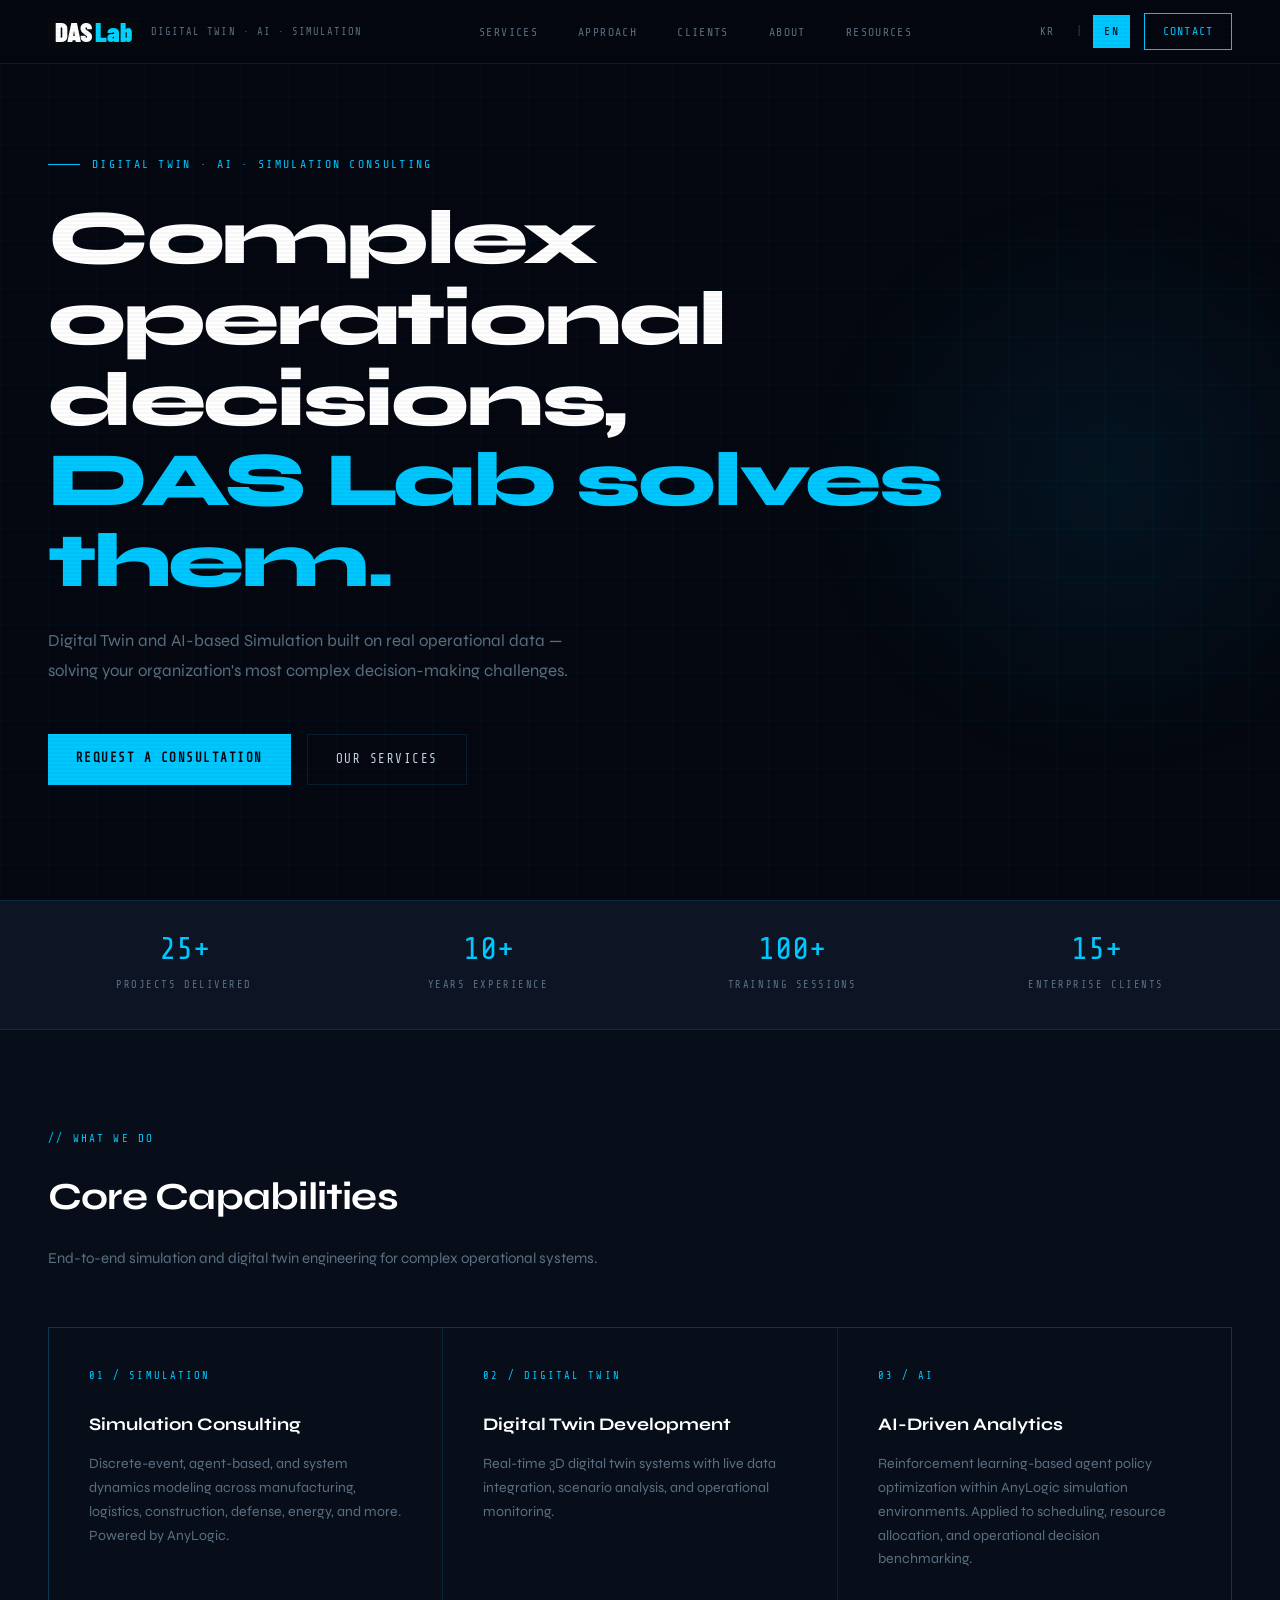
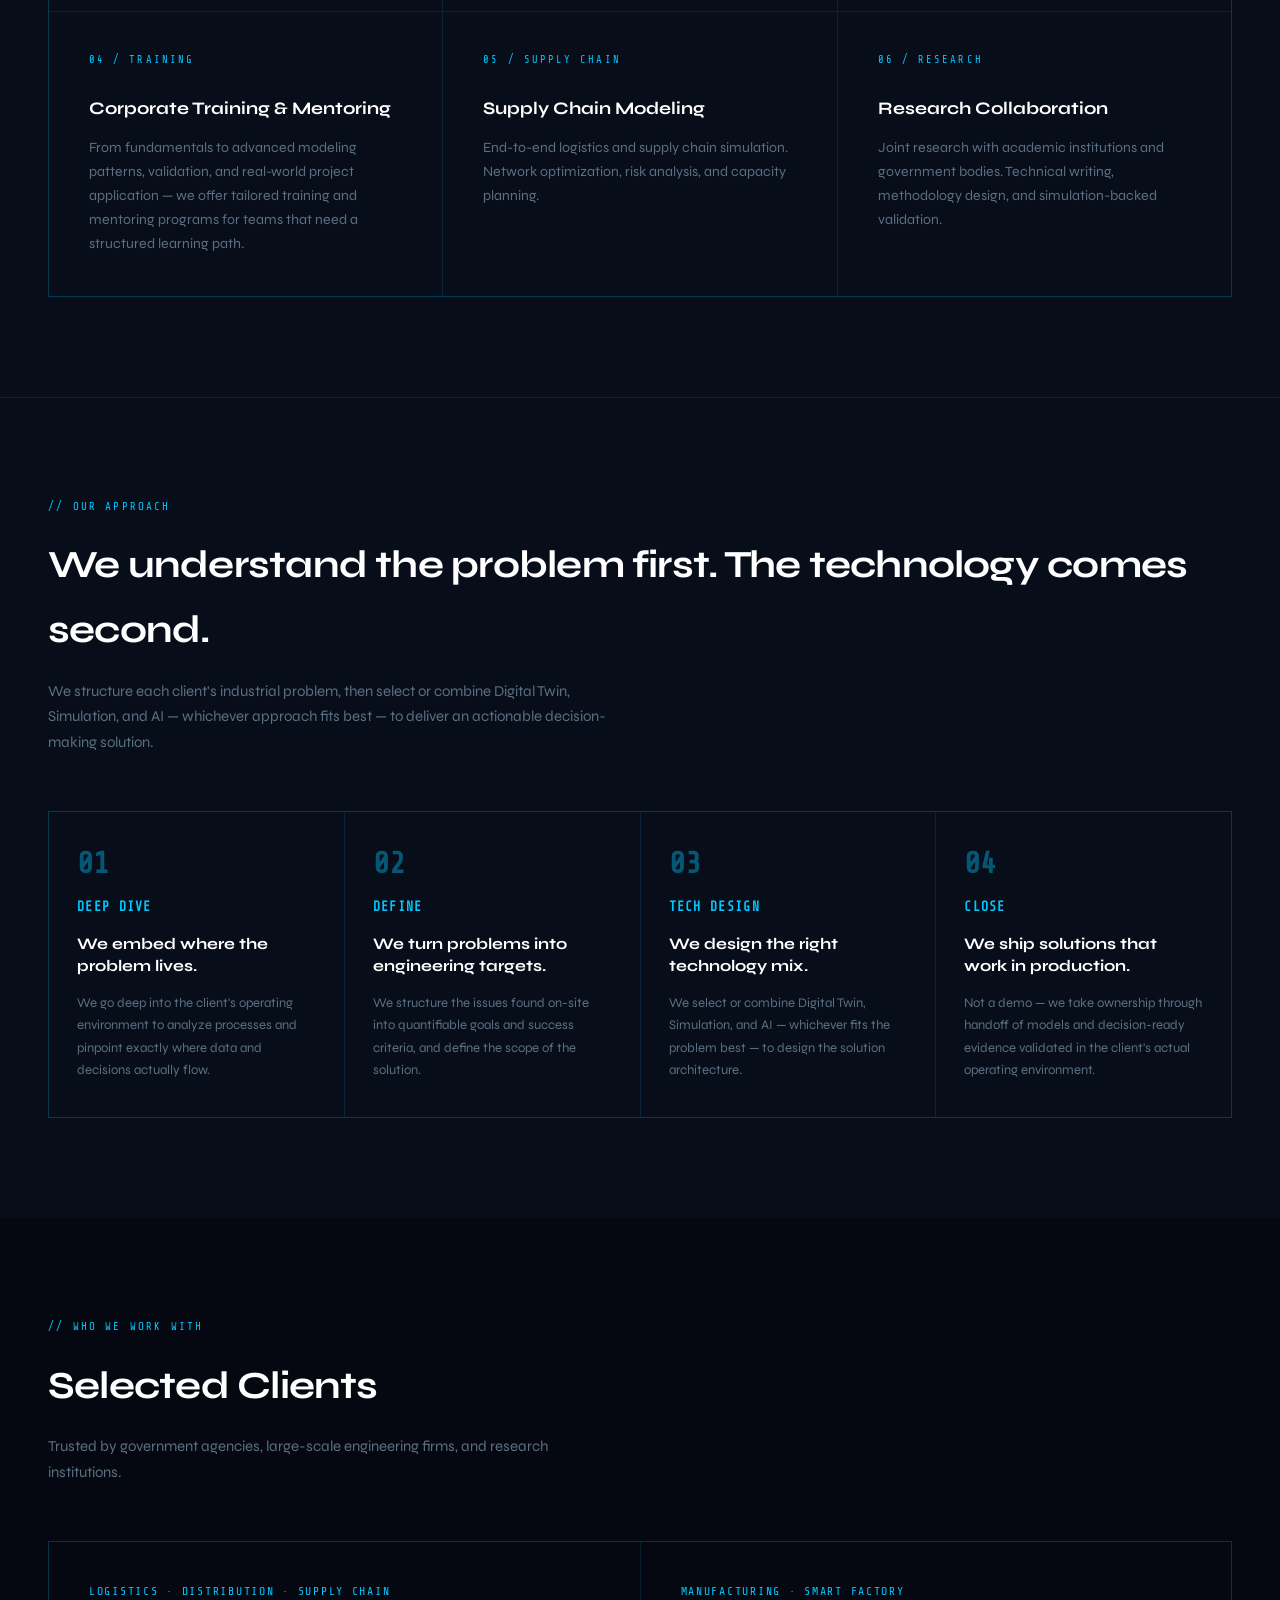
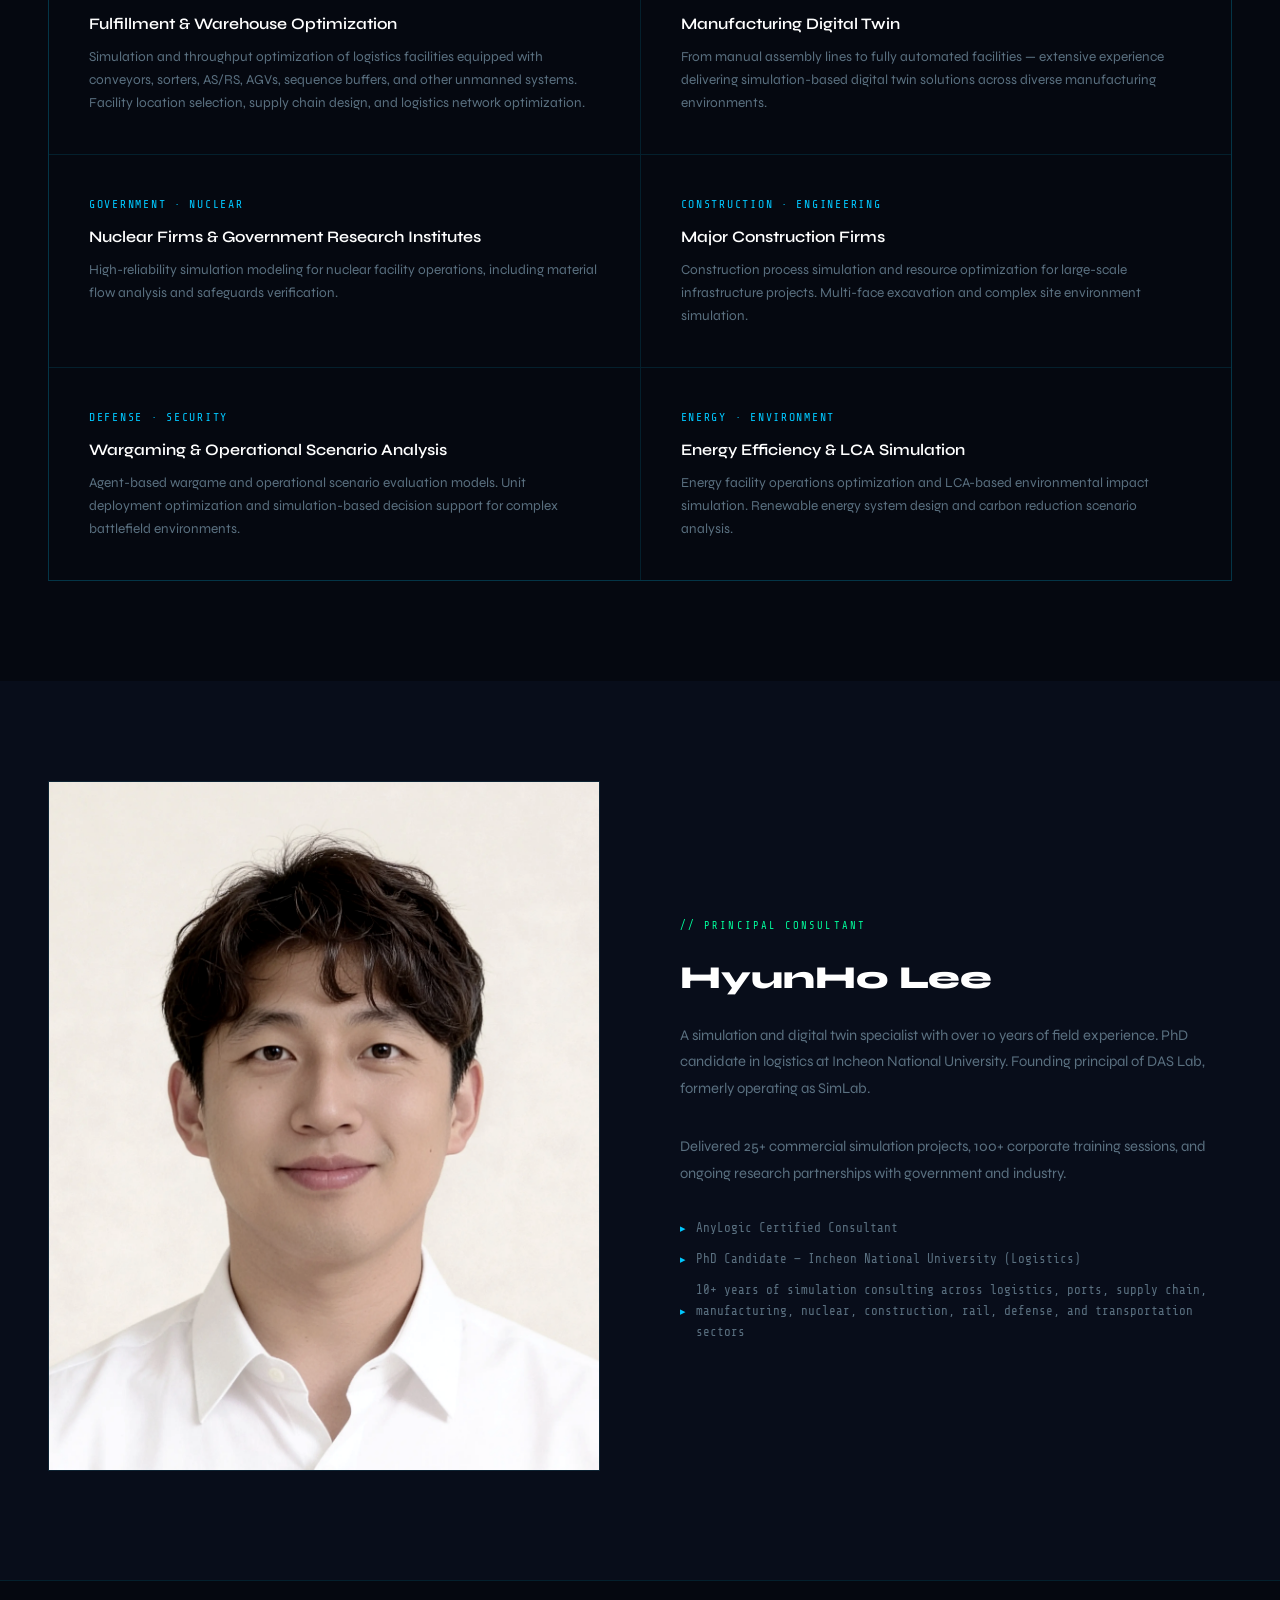
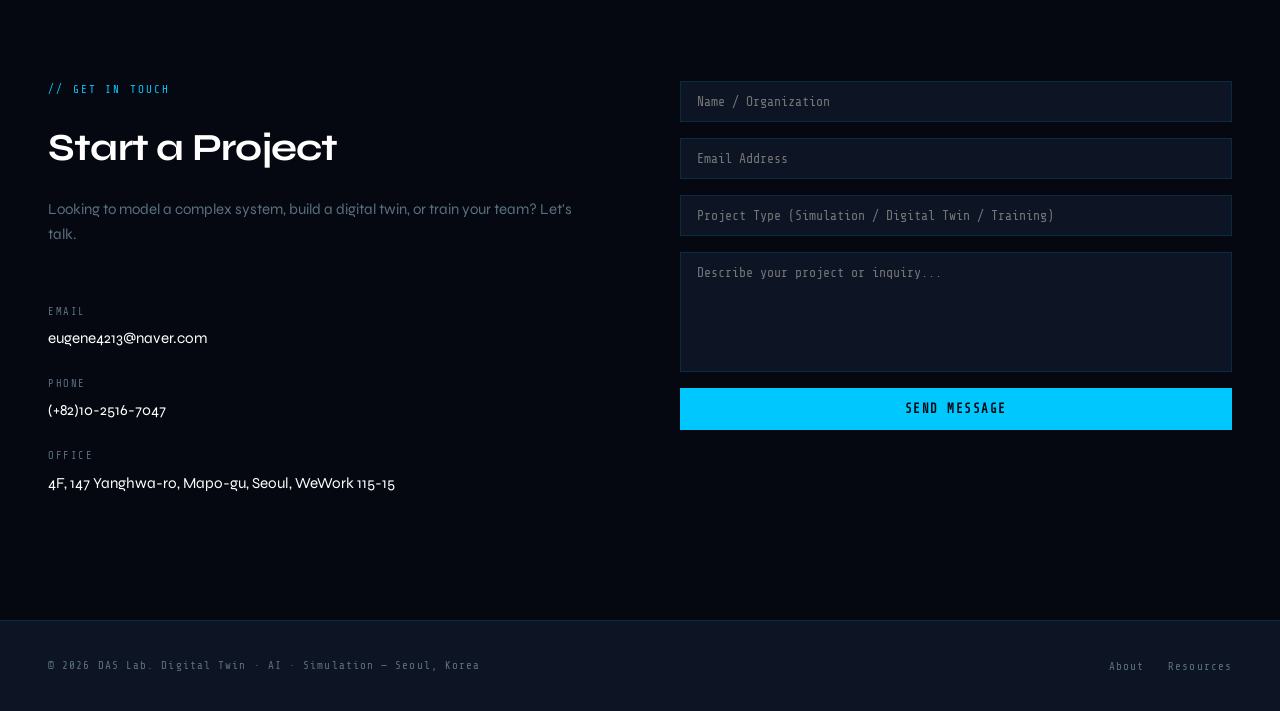
<file: en/index.html>
<!DOCTYPE HTML>
<html lang="en">
<head>
	<meta charset="utf-8" />
	<meta name="viewport" content="width=device-width, initial-scale=1, user-scalable=no" />
	<title>DAS Lab — Digital Twin · AI · Simulation</title>
	<link href="https://fonts.googleapis.com/css2?family=Share+Tech+Mono&family=Syne:wght@400;600;700;800&display=swap" rel="stylesheet">
	
	<link rel="stylesheet" href="/static/css/daslab.css" />

</head>
<body>
	
		<!-- NAV -->
	<nav>
		<a href="/en/" class="nav-logo">
			<img class="nav-logo-img" src="/static/logo/daslab_logo_dark_simple.svg" alt="DAS Lab" />
			<span class="nav-logo-sub">Digital Twin · AI · Simulation</span>
		</a>
		<ul class="nav-links">
			<li><a href="#services">Services</a></li>
			<li><a href="#our-approach">Approach</a></li>
			<li><a href="#clients">Clients</a></li>
			<li><a href="#about">About</a></li>
			<li><a href="/en/resources">Resources</a></li>
		</ul>
		<div class="nav-actions">
			<div class="nav-lang" aria-label="Language switch">
				<a href="/ko/">KR</a>
				<span class="nav-lang-sep">|</span>
				<a class="is-active" aria-current="page" href="/en/">EN</a>
			</div>
			<a href="#contact" class="nav-cta">Contact</a>
		</div>
	</nav>

	<!-- HERO -->
	<div id="hero">
		<div class="hero-glow"></div>
		<div class="hero-inner">
			<p class="hero-tag">Digital Twin · AI · Simulation Consulting</p>
			<h1 class="hero-title">
				Complex operational decisions,<br>
				<span class="accent">DAS Lab solves them.</span>
			</h1>
			<p class="hero-desc">
				Digital Twin and AI-based Simulation built on real operational data — solving your organization&#39;s most complex decision-making challenges.
			</p>
			<div class="hero-actions">
				<a href="#contact" class="btn-primary">Request a Consultation</a>
				<a href="#services" class="btn-outline">Our Services</a>
			</div>
		</div>
	</div>

	<!-- STATS -->
	<div class="stats-bar">
		<div class="stats-inner">
			
			<div class="stat-item">
				<span class="stat-num">25+</span>
				<span class="stat-label">Projects Delivered</span>
			</div>
			
			<div class="stat-item">
				<span class="stat-num">10+</span>
				<span class="stat-label">Years Experience</span>
			</div>
			
			<div class="stat-item">
				<span class="stat-num">100+</span>
				<span class="stat-label">Training Sessions</span>
			</div>
			
			<div class="stat-item">
				<span class="stat-num">15+</span>
				<span class="stat-label">Enterprise Clients</span>
			</div>
			
		</div>
	</div>

	<!-- SERVICES -->
	<section id="services">
		<div class="section-inner">
			<p class="section-label">// What we do</p>
			<h2 class="section-title">Core Capabilities</h2>
			<p class="section-desc">End-to-end simulation and digital twin engineering for complex operational systems.</p>
			<div class="services-grid">
				
				<div class="service-card">
					<span class="service-icon">01 / SIMULATION</span>
					<h3 class="service-title">Simulation Consulting</h3>
					<p class="service-desc">Discrete-event, agent-based, and system dynamics modeling across manufacturing, logistics, construction, defense, energy, and more. Powered by AnyLogic.</p>
				</div>
				
				<div class="service-card">
					<span class="service-icon">02 / DIGITAL TWIN</span>
					<h3 class="service-title">Digital Twin Development</h3>
					<p class="service-desc">Real-time 3D digital twin systems with live data integration, scenario analysis, and operational monitoring.</p>
				</div>
				
				<div class="service-card">
					<span class="service-icon">03 / AI</span>
					<h3 class="service-title">AI-Driven Analytics</h3>
					<p class="service-desc">Reinforcement learning-based agent policy optimization within AnyLogic simulation environments. Applied to scheduling, resource allocation, and operational decision benchmarking.</p>
				</div>
				
				<div class="service-card">
					<span class="service-icon">04 / TRAINING</span>
					<h3 class="service-title">Corporate Training &amp; Mentoring</h3>
					<p class="service-desc">From fundamentals to advanced modeling patterns, validation, and real-world project application — we offer tailored training and mentoring programs for teams that need a structured learning path.</p>
				</div>
				
				<div class="service-card">
					<span class="service-icon">05 / SUPPLY CHAIN</span>
					<h3 class="service-title">Supply Chain Modeling</h3>
					<p class="service-desc">End-to-end logistics and supply chain simulation. Network optimization, risk analysis, and capacity planning.</p>
				</div>
				
				<div class="service-card">
					<span class="service-icon">06 / RESEARCH</span>
					<h3 class="service-title">Research Collaboration</h3>
					<p class="service-desc">Joint research with academic institutions and government bodies. Technical writing, methodology design, and simulation-backed validation.</p>
				</div>
				
			</div>
		</div>
	</section>

	<!-- OUR APPROACH -->
	<section id="our-approach">
		<div class="section-inner">
			<p class="section-label">// Our Approach</p>
			<h2 class="section-title">We understand the problem first. The technology comes second.</h2>
			<p class="section-desc">We structure each client&#39;s industrial problem, then select or combine Digital Twin, Simulation, and AI — whichever approach fits best — to deliver an actionable decision-making solution.</p>
			<div class="approach-flow">
				
				<div class="approach-step">
					<span class="approach-num">01</span>
					<h3 class="approach-title">DEEP DIVE</h3>
					<p class="approach-subtitle">We embed where the problem lives.</p>
					<p class="approach-desc">We go deep into the client&#39;s operating environment to analyze processes and pinpoint exactly where data and decisions actually flow.</p>
				</div>
				
				<div class="approach-step">
					<span class="approach-num">02</span>
					<h3 class="approach-title">DEFINE</h3>
					<p class="approach-subtitle">We turn problems into engineering targets.</p>
					<p class="approach-desc">We structure the issues found on-site into quantifiable goals and success criteria, and define the scope of the solution.</p>
				</div>
				
				<div class="approach-step">
					<span class="approach-num">03</span>
					<h3 class="approach-title">TECH DESIGN</h3>
					<p class="approach-subtitle">We design the right technology mix.</p>
					<p class="approach-desc">We select or combine Digital Twin, Simulation, and AI — whichever fits the problem best — to design the solution architecture.</p>
				</div>
				
				<div class="approach-step">
					<span class="approach-num">04</span>
					<h3 class="approach-title">CLOSE</h3>
					<p class="approach-subtitle">We ship solutions that work in production.</p>
					<p class="approach-desc">Not a demo — we take ownership through handoff of models and decision-ready evidence validated in the client&#39;s actual operating environment.</p>
				</div>
				
			</div>
		</div>
	</section>

	<!-- CLIENTS -->
	<section id="clients">
		<div class="section-inner">
			<p class="section-label">// Who we work with</p>
			<h2 class="section-title">Selected Clients</h2>
			<p class="section-desc">Trusted by government agencies, large-scale engineering firms, and research institutions.</p>
			<div class="clients-grid">
				
				<div class="client-card">
					<p class="client-name">Logistics · Distribution · Supply Chain</p>
					<h3 class="client-project">Fulfillment &amp; Warehouse Optimization</h3>
					<p class="client-desc">Simulation and throughput optimization of logistics facilities equipped with conveyors, sorters, AS/RS, AGVs, sequence buffers, and other unmanned systems. Facility location selection, supply chain design, and logistics network optimization.</p>
				</div>
				
				<div class="client-card">
					<p class="client-name">Manufacturing · Smart Factory</p>
					<h3 class="client-project">Manufacturing Digital Twin</h3>
					<p class="client-desc">From manual assembly lines to fully automated facilities — extensive experience delivering simulation-based digital twin solutions across diverse manufacturing environments.</p>
				</div>
				
				<div class="client-card">
					<p class="client-name">Government · Nuclear</p>
					<h3 class="client-project">Nuclear Firms &amp; Government Research Institutes</h3>
					<p class="client-desc">High-reliability simulation modeling for nuclear facility operations, including material flow analysis and safeguards verification.</p>
				</div>
				
				<div class="client-card">
					<p class="client-name">Construction · Engineering</p>
					<h3 class="client-project">Major Construction Firms</h3>
					<p class="client-desc">Construction process simulation and resource optimization for large-scale infrastructure projects. Multi-face excavation and complex site environment simulation.</p>
				</div>
				
				<div class="client-card">
					<p class="client-name">Defense · Security</p>
					<h3 class="client-project">Wargaming &amp; Operational Scenario Analysis</h3>
					<p class="client-desc">Agent-based wargame and operational scenario evaluation models. Unit deployment optimization and simulation-based decision support for complex battlefield environments.</p>
				</div>
				
				<div class="client-card">
					<p class="client-name">Energy · Environment</p>
					<h3 class="client-project">Energy Efficiency &amp; LCA Simulation</h3>
					<p class="client-desc">Energy facility operations optimization and LCA-based environmental impact simulation. Renewable energy system design and carbon reduction scenario analysis.</p>
				</div>
				
			</div>
		</div>
	</section>

	<!-- ABOUT -->
	<section id="about">
		<div class="section-inner">
			<div class="about-grid">
				<div>
					<img src="/static/images/1053_1582_4240.webp" alt="HyunHo Lee" class="about-photo" />
				</div>
				<div>
					<p class="about-tag">// Principal Consultant</p>
					<h2 class="about-name">HyunHo Lee</h2>
					<p class="about-bio">
						A simulation and digital twin specialist with over 10 years of field experience. PhD candidate in logistics at Incheon National University. Founding principal of DAS Lab, formerly operating as SimLab.
					</p>
					<p class="about-bio">
						Delivered 25+ commercial simulation projects, 100+ corporate training sessions, and ongoing research partnerships with government and industry.
					</p>
					<ul class="about-specs">
						
						<li>AnyLogic Certified Consultant</li>
						
						<li>PhD Candidate — Incheon National University (Logistics)</li>
						
						<li>10+ years of simulation consulting across logistics, ports, supply chain, manufacturing, nuclear, construction, rail, defense, and transportation sectors</li>
						
					</ul>
				</div>
			</div>
		</div>
	</section>

	<!-- CONTACT -->
	<section id="contact">
		<div class="section-inner">
			<div class="contact-grid">
				<div>
					<p class="section-label">// Get in touch</p>
					<h2 class="section-title">Start a Project</h2>
					<p class="section-desc">Looking to model a complex system, build a digital twin, or train your team? Let&#39;s talk.</p>

					<p class="contact-info-label">Email</p>
					<p class="contact-info-value">eugene4213@naver.com</p>

					<p class="contact-info-label">Phone</p>
					<p class="contact-info-value">(+82)10-2516-7047</p>

					<p class="contact-info-label">Office</p>
					<p class="contact-info-value">4F, 147 Yanghwa-ro, Mapo-gu, Seoul, WeWork 115-15</p>
				</div>
				<form id="contact-form" class="contact-form">
					<input type="text" name="name" placeholder="Name / Organization" />
					<input type="email" name="email" placeholder="Email Address" />
					<input type="text" name="subject" placeholder="Project Type (Simulation / Digital Twin / Training)" />
					<textarea name="message" placeholder="Describe your project or inquiry..."></textarea>
					<button type="submit" id="contact-submit" class="btn-primary" style="cursor:pointer; border:none;">Send Message</button>
				</form>
			<div id="contact-msg" style="display:none; font-family:'Share Tech Mono', monospace; font-size:1rem; margin-top:1.5rem;"></div>
			</div>
		</div>
	</section>

	<script>
	(function () {
		var form = document.getElementById('contact-form');
		var btn  = document.getElementById('contact-submit');
		var msg  = document.getElementById('contact-msg');
		if (!form) return;
		form.addEventListener('submit', function (e) {
			e.preventDefault();
			var origText = btn.textContent;
			btn.textContent = "Sending...";
			btn.disabled = true;
			fetch('https://formspree.io/f/xlgpzeqr', {
				method: 'POST',
				body: new FormData(form),
				headers: { 'Accept': 'application/json' }
			})
			.then(function (res) {
				if (res.ok) {
					form.style.display = 'none';
					msg.style.display = 'block';
					msg.style.color = '#00e5ff';
					msg.textContent = "// Message transmitted successfully.";
				} else {
					return res.json().then(function (d) { throw d; });
				}
			})
			.catch(function () {
				msg.style.display = 'block';
				msg.style.color = '#ff4d4d';
				msg.textContent = "// Transmission failed. Please try again.";
				btn.textContent = origText;
				btn.disabled = false;
			});
		});
	})();
	</script>

		<!-- FOOTER -->
	<footer>
		<div class="footer-inner">
			<span class="footer-copy">© 2026 DAS Lab. Digital Twin · AI · Simulation — Seoul, Korea</span>
			<ul class="footer-links">
				<li><a href="#about">About</a></li>
				<li><a href="/en/resources">Resources</a></li>
			</ul>
		</div>
	</footer>

</body>
</html>
</file>
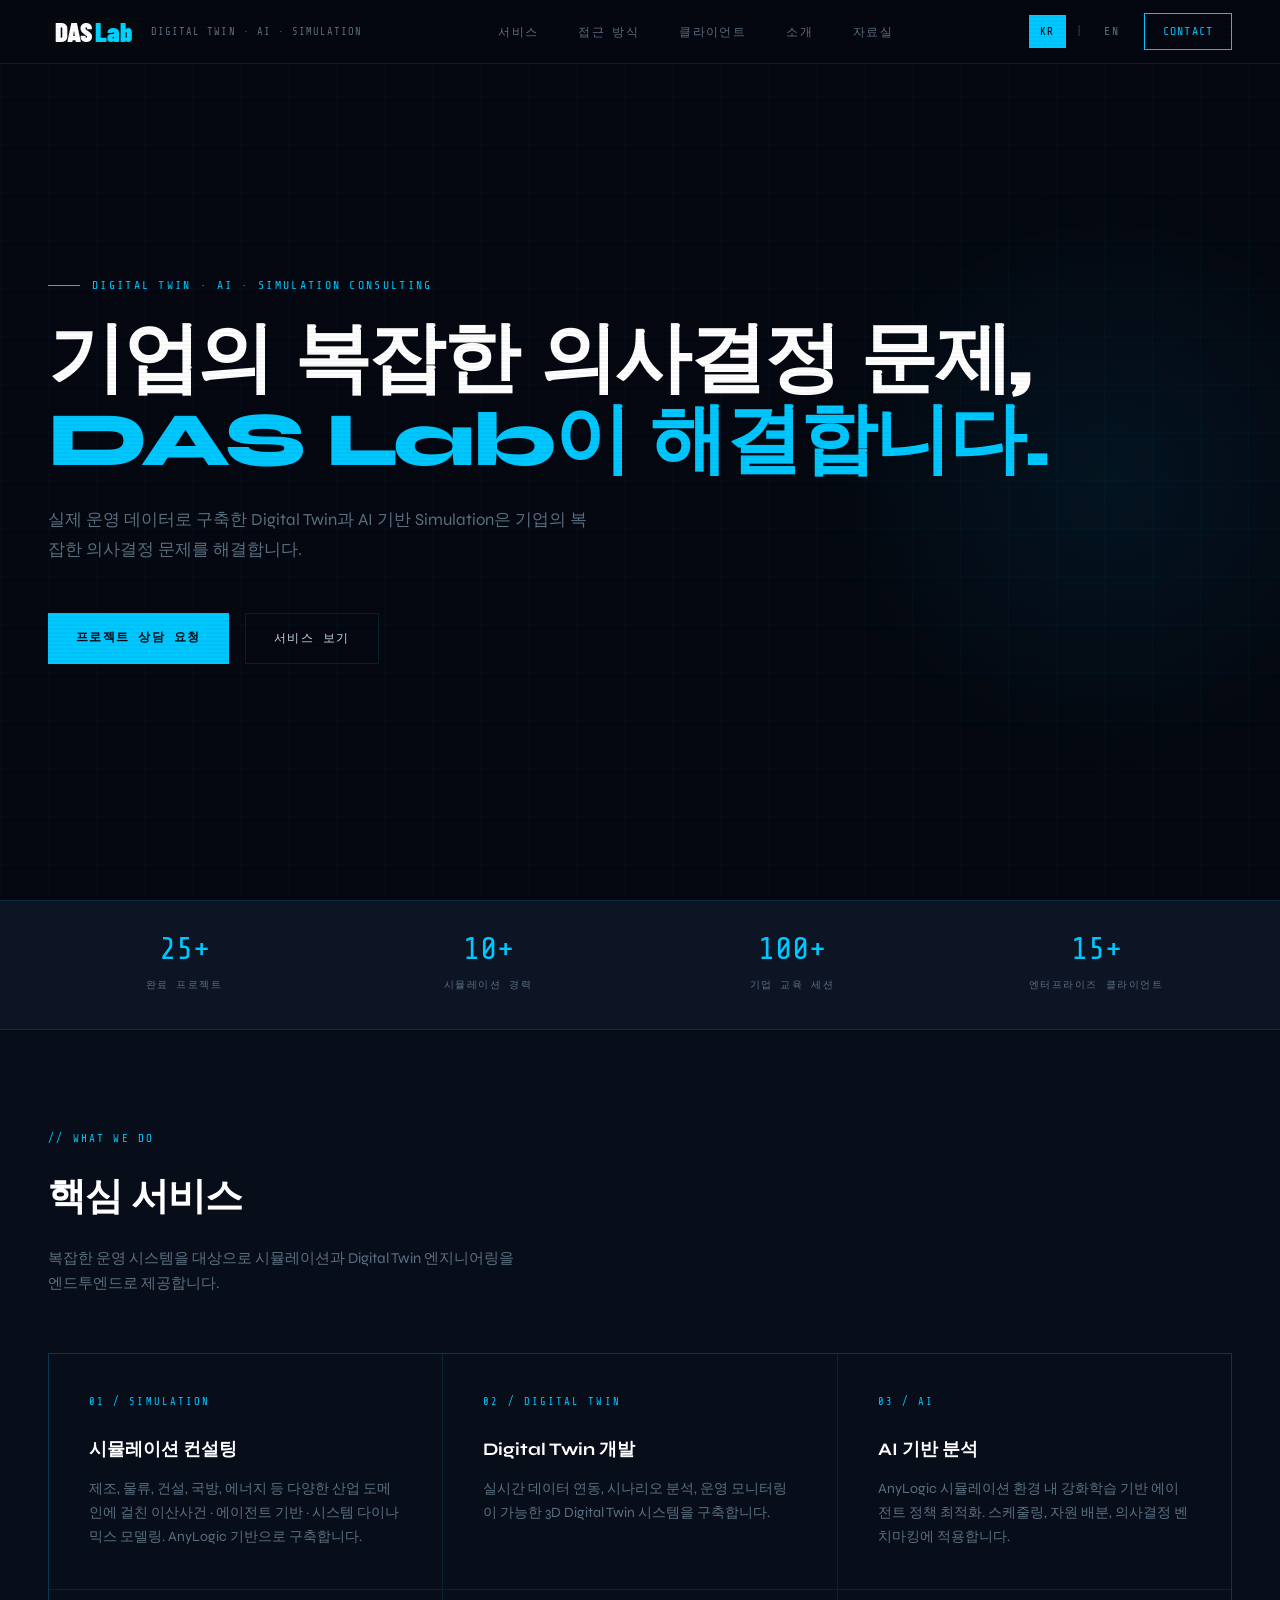
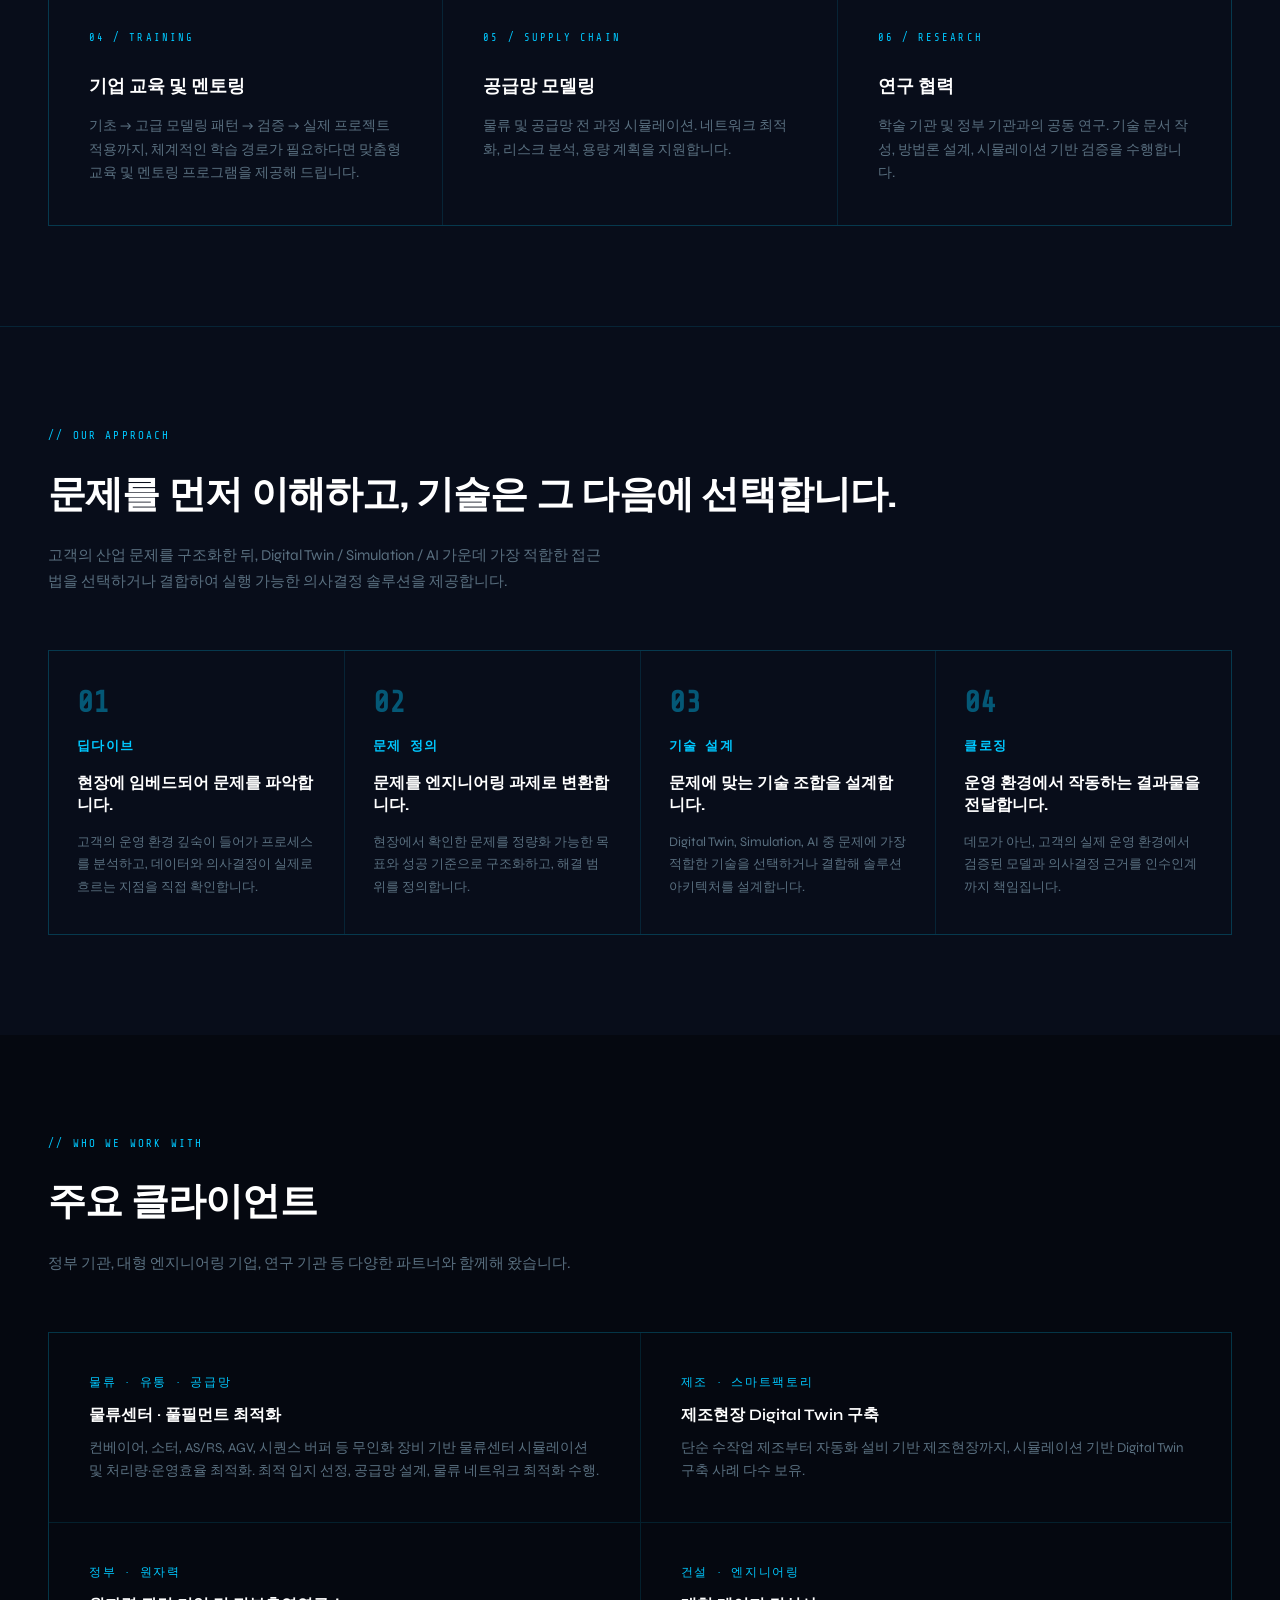
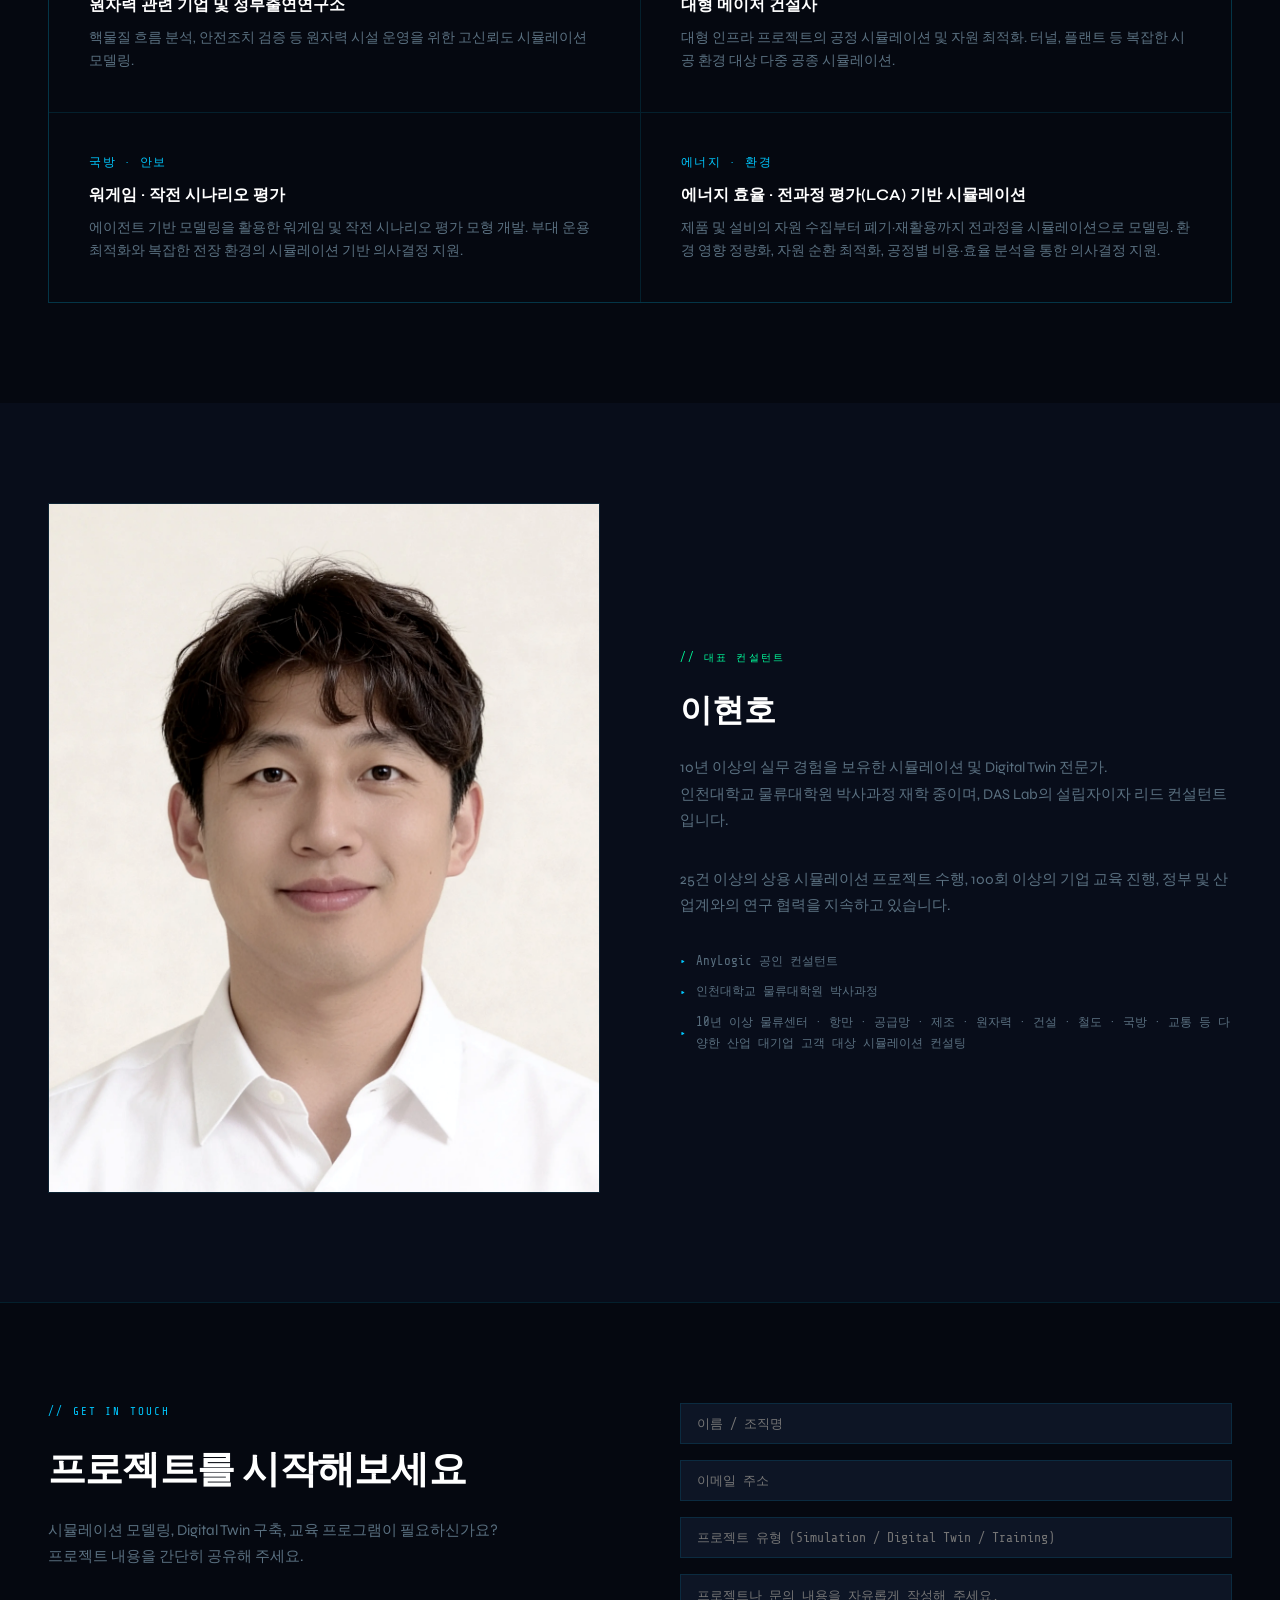
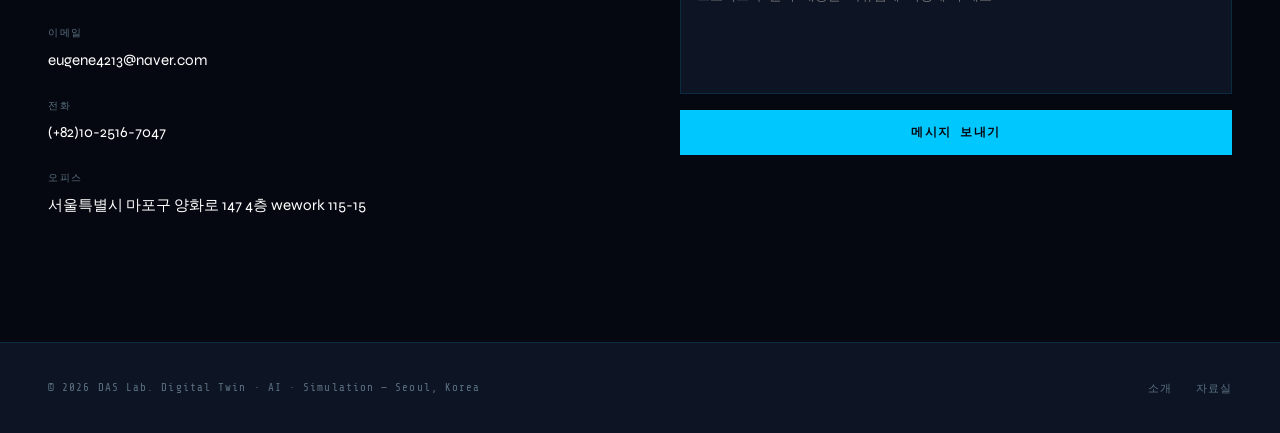
<file: ko/index.html>
<!DOCTYPE HTML>
<html lang="ko">
<head>
	<meta charset="utf-8" />
	<meta name="viewport" content="width=device-width, initial-scale=1, user-scalable=no" />
	<title>DAS Lab — Digital Twin · AI · Simulation</title>
	<link href="https://fonts.googleapis.com/css2?family=Share+Tech+Mono&family=Syne:wght@400;600;700;800&display=swap" rel="stylesheet">
	
	<link rel="stylesheet" href="/static/css/daslab.css" />

</head>
<body>
	
		<!-- NAV -->
	<nav>
		<a href="/ko/" class="nav-logo">
			<img class="nav-logo-img" src="/static/logo/daslab_logo_dark_simple.svg" alt="DAS Lab" />
			<span class="nav-logo-sub">Digital Twin · AI · Simulation</span>
		</a>
		<ul class="nav-links">
			<li><a href="#services">서비스</a></li>
			<li><a href="#our-approach">접근 방식</a></li>
			<li><a href="#clients">클라이언트</a></li>
			<li><a href="#about">소개</a></li>
			<li><a href="/ko/resources">자료실</a></li>
		</ul>
		<div class="nav-actions">
			<div class="nav-lang" aria-label="Language switch">
				<a class="is-active" aria-current="page" href="/ko/">KR</a>
				<span class="nav-lang-sep">|</span>
				<a href="/en/">EN</a>
			</div>
			<a href="#contact" class="nav-cta">Contact</a>
		</div>
	</nav>

	<!-- HERO -->
	<div id="hero">
		<div class="hero-glow"></div>
		<div class="hero-inner">
			<p class="hero-tag">Digital Twin · AI · Simulation Consulting</p>
			<h1 class="hero-title">
				기업의 복잡한 의사결정 문제,<br>
				<span class="accent">DAS Lab이 해결합니다.</span>
			</h1>
			<p class="hero-desc">
				실제 운영 데이터로 구축한 Digital Twin과 AI 기반 Simulation은 기업의 복잡한 의사결정 문제를 해결합니다.
			</p>
			<div class="hero-actions">
				<a href="#contact" class="btn-primary">프로젝트 상담 요청</a>
				<a href="#services" class="btn-outline">서비스 보기</a>
			</div>
		</div>
	</div>

	<!-- STATS -->
	<div class="stats-bar">
		<div class="stats-inner">
			
			<div class="stat-item">
				<span class="stat-num">25+</span>
				<span class="stat-label">완료 프로젝트</span>
			</div>
			
			<div class="stat-item">
				<span class="stat-num">10+</span>
				<span class="stat-label">시뮬레이션 경력</span>
			</div>
			
			<div class="stat-item">
				<span class="stat-num">100+</span>
				<span class="stat-label">기업 교육 세션</span>
			</div>
			
			<div class="stat-item">
				<span class="stat-num">15+</span>
				<span class="stat-label">엔터프라이즈 클라이언트</span>
			</div>
			
		</div>
	</div>

	<!-- SERVICES -->
	<section id="services">
		<div class="section-inner">
			<p class="section-label">// What we do</p>
			<h2 class="section-title">핵심 서비스</h2>
			<p class="section-desc">복잡한 운영 시스템을 대상으로 시뮬레이션과 Digital Twin 엔지니어링을 <span style="white-space:nowrap">엔드투엔드로 제공합니다.</span></p>
			<div class="services-grid">
				
				<div class="service-card">
					<span class="service-icon">01 / SIMULATION</span>
					<h3 class="service-title">시뮬레이션 컨설팅</h3>
					<p class="service-desc">제조, 물류, 건설, 국방, 에너지 등 다양한 산업 도메인에 걸친 이산사건 · 에이전트 기반 · 시스템 다이나믹스 모델링. AnyLogic 기반으로 구축합니다.</p>
				</div>
				
				<div class="service-card">
					<span class="service-icon">02 / DIGITAL TWIN</span>
					<h3 class="service-title">Digital Twin 개발</h3>
					<p class="service-desc">실시간 데이터 연동, 시나리오 분석, 운영 모니터링이 가능한 3D Digital Twin 시스템을 구축합니다.</p>
				</div>
				
				<div class="service-card">
					<span class="service-icon">03 / AI</span>
					<h3 class="service-title">AI 기반 분석</h3>
					<p class="service-desc">AnyLogic 시뮬레이션 환경 내 강화학습 기반 에이전트 정책 최적화. 스케줄링, 자원 배분, 의사결정 벤치마킹에 적용합니다.</p>
				</div>
				
				<div class="service-card">
					<span class="service-icon">04 / TRAINING</span>
					<h3 class="service-title">기업 교육 및 멘토링</h3>
					<p class="service-desc">기초 → 고급 모델링 패턴 → 검증 → 실제 프로젝트 적용까지, 체계적인 학습 경로가 필요하다면 맞춤형 교육 및 멘토링 프로그램을 제공해 드립니다.</p>
				</div>
				
				<div class="service-card">
					<span class="service-icon">05 / SUPPLY CHAIN</span>
					<h3 class="service-title">공급망 모델링</h3>
					<p class="service-desc">물류 및 공급망 전 과정 시뮬레이션. 네트워크 최적화, 리스크 분석, 용량 계획을 지원합니다.</p>
				</div>
				
				<div class="service-card">
					<span class="service-icon">06 / RESEARCH</span>
					<h3 class="service-title">연구 협력</h3>
					<p class="service-desc">학술 기관 및 정부 기관과의 공동 연구. 기술 문서 작성, 방법론 설계, 시뮬레이션 기반 검증을 수행합니다.</p>
				</div>
				
			</div>
		</div>
	</section>

	<!-- OUR APPROACH -->
	<section id="our-approach">
		<div class="section-inner">
			<p class="section-label">// Our Approach</p>
			<h2 class="section-title">문제를 먼저 이해하고, 기술은 그 다음에 선택합니다.</h2>
			<p class="section-desc">고객의 산업 문제를 구조화한 뒤, Digital Twin / Simulation / AI 가운데 가장 적합한 접근법을 선택하거나 결합하여 실행 가능한 의사결정 솔루션을 제공합니다.</p>
			<div class="approach-flow">
				
				<div class="approach-step">
					<span class="approach-num">01</span>
					<h3 class="approach-title">딥다이브</h3>
					<p class="approach-subtitle">현장에 임베드되어 문제를 파악합니다.</p>
					<p class="approach-desc">고객의 운영 환경 깊숙이 들어가 프로세스를 분석하고, 데이터와 의사결정이 실제로 흐르는 지점을 직접 확인합니다.</p>
				</div>
				
				<div class="approach-step">
					<span class="approach-num">02</span>
					<h3 class="approach-title">문제 정의</h3>
					<p class="approach-subtitle">문제를 엔지니어링 과제로 변환합니다.</p>
					<p class="approach-desc">현장에서 확인한 문제를 정량화 가능한 목표와 성공 기준으로 구조화하고, 해결 범위를 정의합니다.</p>
				</div>
				
				<div class="approach-step">
					<span class="approach-num">03</span>
					<h3 class="approach-title">기술 설계</h3>
					<p class="approach-subtitle">문제에 맞는 기술 조합을 설계합니다.</p>
					<p class="approach-desc">Digital Twin, Simulation, AI 중 문제에 가장 적합한 기술을 선택하거나 결합해 솔루션 아키텍처를 설계합니다.</p>
				</div>
				
				<div class="approach-step">
					<span class="approach-num">04</span>
					<h3 class="approach-title">클로징</h3>
					<p class="approach-subtitle">운영 환경에서 작동하는 결과물을 전달합니다.</p>
					<p class="approach-desc">데모가 아닌, 고객의 실제 운영 환경에서 검증된 모델과 의사결정 근거를 인수인계까지 책임집니다.</p>
				</div>
				
			</div>
		</div>
	</section>

	<!-- CLIENTS -->
	<section id="clients">
		<div class="section-inner">
			<p class="section-label">// Who we work with</p>
			<h2 class="section-title">주요 클라이언트</h2>
			<p class="section-desc">정부 기관, 대형 엔지니어링 기업, 연구 기관 등 다양한 파트너와 함께해 왔습니다.</p>
			<div class="clients-grid">
				
				<div class="client-card">
					<p class="client-name">물류 · 유통 · 공급망</p>
					<h3 class="client-project">물류센터 · 풀필먼트 최적화</h3>
					<p class="client-desc">컨베이어, 소터, AS/RS, AGV, 시퀀스 버퍼 등 무인화 장비 기반 물류센터 시뮬레이션 및 처리량·운영효율 최적화. 최적 입지 선정, 공급망 설계, 물류 네트워크 최적화 수행.</p>
				</div>
				
				<div class="client-card">
					<p class="client-name">제조 · 스마트팩토리</p>
					<h3 class="client-project">제조현장 Digital Twin 구축</h3>
					<p class="client-desc">단순 수작업 제조부터 자동화 설비 기반 제조현장까지, 시뮬레이션 기반 Digital Twin 구축 사례 다수 보유.</p>
				</div>
				
				<div class="client-card">
					<p class="client-name">정부 · 원자력</p>
					<h3 class="client-project">원자력 관련 기업 및 정부출연연구소</h3>
					<p class="client-desc">핵물질 흐름 분석, 안전조치 검증 등 원자력 시설 운영을 위한 고신뢰도 시뮬레이션 모델링.</p>
				</div>
				
				<div class="client-card">
					<p class="client-name">건설 · 엔지니어링</p>
					<h3 class="client-project">대형 메이저 건설사</h3>
					<p class="client-desc">대형 인프라 프로젝트의 공정 시뮬레이션 및 자원 최적화. 터널, 플랜트 등 복잡한 시공 환경 대상 다중 공종 시뮬레이션.</p>
				</div>
				
				<div class="client-card">
					<p class="client-name">국방 · 안보</p>
					<h3 class="client-project">워게임 · 작전 시나리오 평가</h3>
					<p class="client-desc">에이전트 기반 모델링을 활용한 워게임 및 작전 시나리오 평가 모형 개발. 부대 운용 최적화와 복잡한 전장 환경의 시뮬레이션 기반 의사결정 지원.</p>
				</div>
				
				<div class="client-card">
					<p class="client-name">에너지 · 환경</p>
					<h3 class="client-project">에너지 효율 · 전과정 평가(LCA) 기반 시뮬레이션</h3>
					<p class="client-desc">제품 및 설비의 자원 수집부터 폐기·재활용까지 전과정을 시뮬레이션으로 모델링. 환경 영향 정량화, 자원 순환 최적화, 공정별 비용·효율 분석을 통한 의사결정 지원.</p>
				</div>
				
			</div>
		</div>
	</section>

	<!-- ABOUT -->
	<section id="about">
		<div class="section-inner">
			<div class="about-grid">
				<div>
					<img src="/static/images/1053_1582_4240.webp" alt="이현호" class="about-photo" />
				</div>
				<div>
					<p class="about-tag">// 대표 컨설턴트</p>
					<h2 class="about-name">이현호</h2>
					<p class="about-bio">
						10년 이상의 실무 경험을 보유한 시뮬레이션 및 Digital Twin 전문가.<br>인천대학교 물류대학원 박사과정 재학 중이며, DAS Lab의 설립자이자 리드 컨설턴트입니다.
					</p>
					<p class="about-bio">
						25건 이상의 상용 시뮬레이션 프로젝트 수행, 100회 이상의 기업 교육 진행, 정부 및 산업계와의 연구 협력을 지속하고 있습니다.
					</p>
					<ul class="about-specs">
						
						<li>AnyLogic 공인 컨설턴트</li>
						
						<li>인천대학교 물류대학원 박사과정</li>
						
						<li>10년 이상 물류센터 · 항만 · 공급망 · 제조 · 원자력 · 건설 · 철도 · 국방 · 교통 등 다양한 산업 대기업 고객 대상 시뮬레이션 컨설팅</li>
						
					</ul>
				</div>
			</div>
		</div>
	</section>

	<!-- CONTACT -->
	<section id="contact">
		<div class="section-inner">
			<div class="contact-grid">
				<div>
					<p class="section-label">// Get in touch</p>
					<h2 class="section-title">프로젝트를 시작해보세요</h2>
					<p class="section-desc">시뮬레이션 모델링, Digital Twin 구축, 교육 프로그램이 필요하신가요?<br>프로젝트 내용을 간단히 공유해 주세요.</p>

					<p class="contact-info-label">이메일</p>
					<p class="contact-info-value">eugene4213@naver.com</p>

					<p class="contact-info-label">전화</p>
					<p class="contact-info-value">(+82)10-2516-7047</p>

					<p class="contact-info-label">오피스</p>
					<p class="contact-info-value">서울특별시 마포구 양화로 147 4층 wework 115-15</p>
				</div>
				<form id="contact-form" class="contact-form">
					<input type="text" name="name" placeholder="이름 / 조직명" />
					<input type="email" name="email" placeholder="이메일 주소" />
					<input type="text" name="subject" placeholder="프로젝트 유형 (Simulation / Digital Twin / Training)" />
					<textarea name="message" placeholder="프로젝트나 문의 내용을 자유롭게 작성해 주세요."></textarea>
					<button type="submit" id="contact-submit" class="btn-primary" style="cursor:pointer; border:none;">메시지 보내기</button>
				</form>
			<div id="contact-msg" style="display:none; font-family:'Share Tech Mono', monospace; font-size:1rem; margin-top:1.5rem;"></div>
			</div>
		</div>
	</section>

	<script>
	(function () {
		var form = document.getElementById('contact-form');
		var btn  = document.getElementById('contact-submit');
		var msg  = document.getElementById('contact-msg');
		if (!form) return;
		form.addEventListener('submit', function (e) {
			e.preventDefault();
			var origText = btn.textContent;
			btn.textContent = "\uc804\uc1a1 \uc911...";
			btn.disabled = true;
			fetch('https://formspree.io/f/xlgpzeqr', {
				method: 'POST',
				body: new FormData(form),
				headers: { 'Accept': 'application/json' }
			})
			.then(function (res) {
				if (res.ok) {
					form.style.display = 'none';
					msg.style.display = 'block';
					msg.style.color = '#00e5ff';
					msg.textContent = "// \uba54\uc2dc\uc9c0\uac00 \uc131\uacf5\uc801\uc73c\ub85c \uc804\uc1a1\ub418\uc5c8\uc2b5\ub2c8\ub2e4.";
				} else {
					return res.json().then(function (d) { throw d; });
				}
			})
			.catch(function () {
				msg.style.display = 'block';
				msg.style.color = '#ff4d4d';
				msg.textContent = "// \uc804\uc1a1\uc5d0 \uc2e4\ud328\ud588\uc2b5\ub2c8\ub2e4. \ub2e4\uc2dc \uc2dc\ub3c4\ud574 \uc8fc\uc138\uc694.";
				btn.textContent = origText;
				btn.disabled = false;
			});
		});
	})();
	</script>

		<!-- FOOTER -->
	<footer>
		<div class="footer-inner">
			<span class="footer-copy">© 2026 DAS Lab. Digital Twin · AI · Simulation — Seoul, Korea</span>
			<ul class="footer-links">
				<li><a href="#about">소개</a></li>
				<li><a href="/ko/resources">자료실</a></li>
			</ul>
		</div>
	</footer>

</body>
</html>
</file>
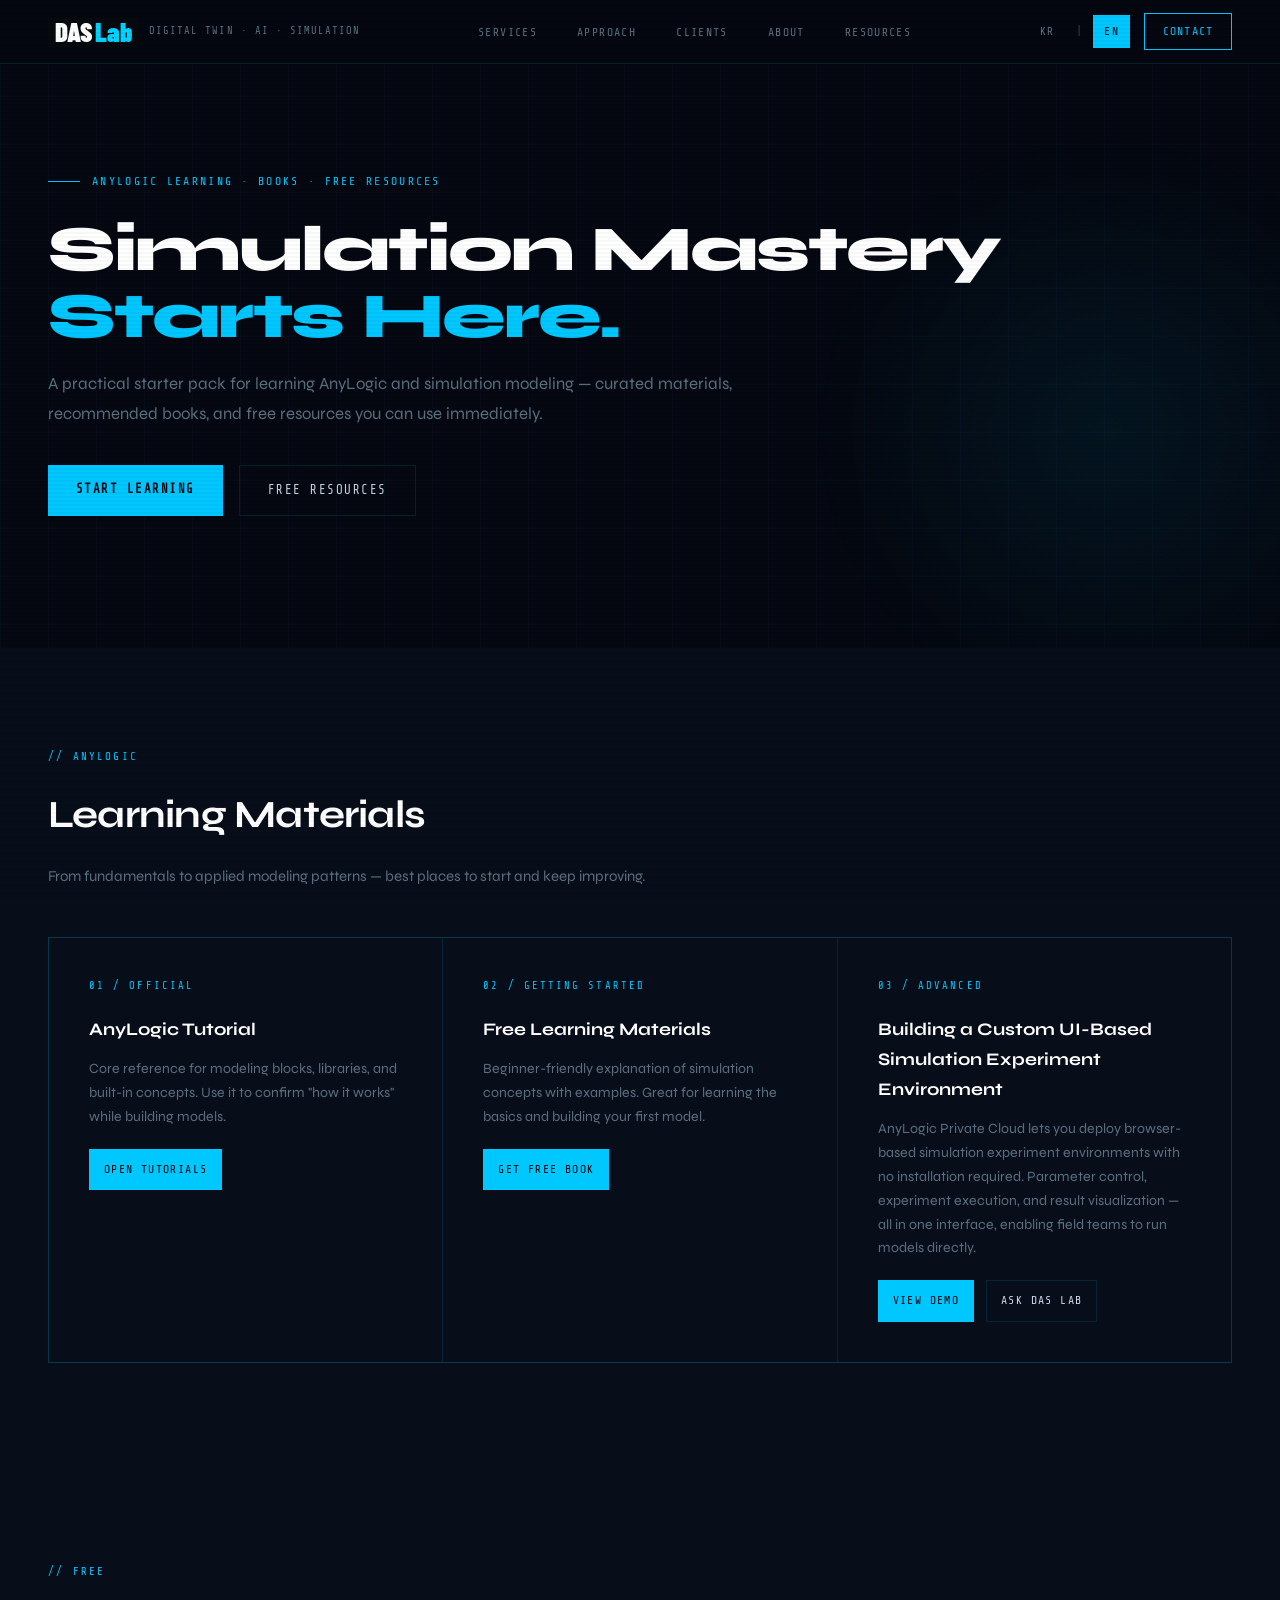
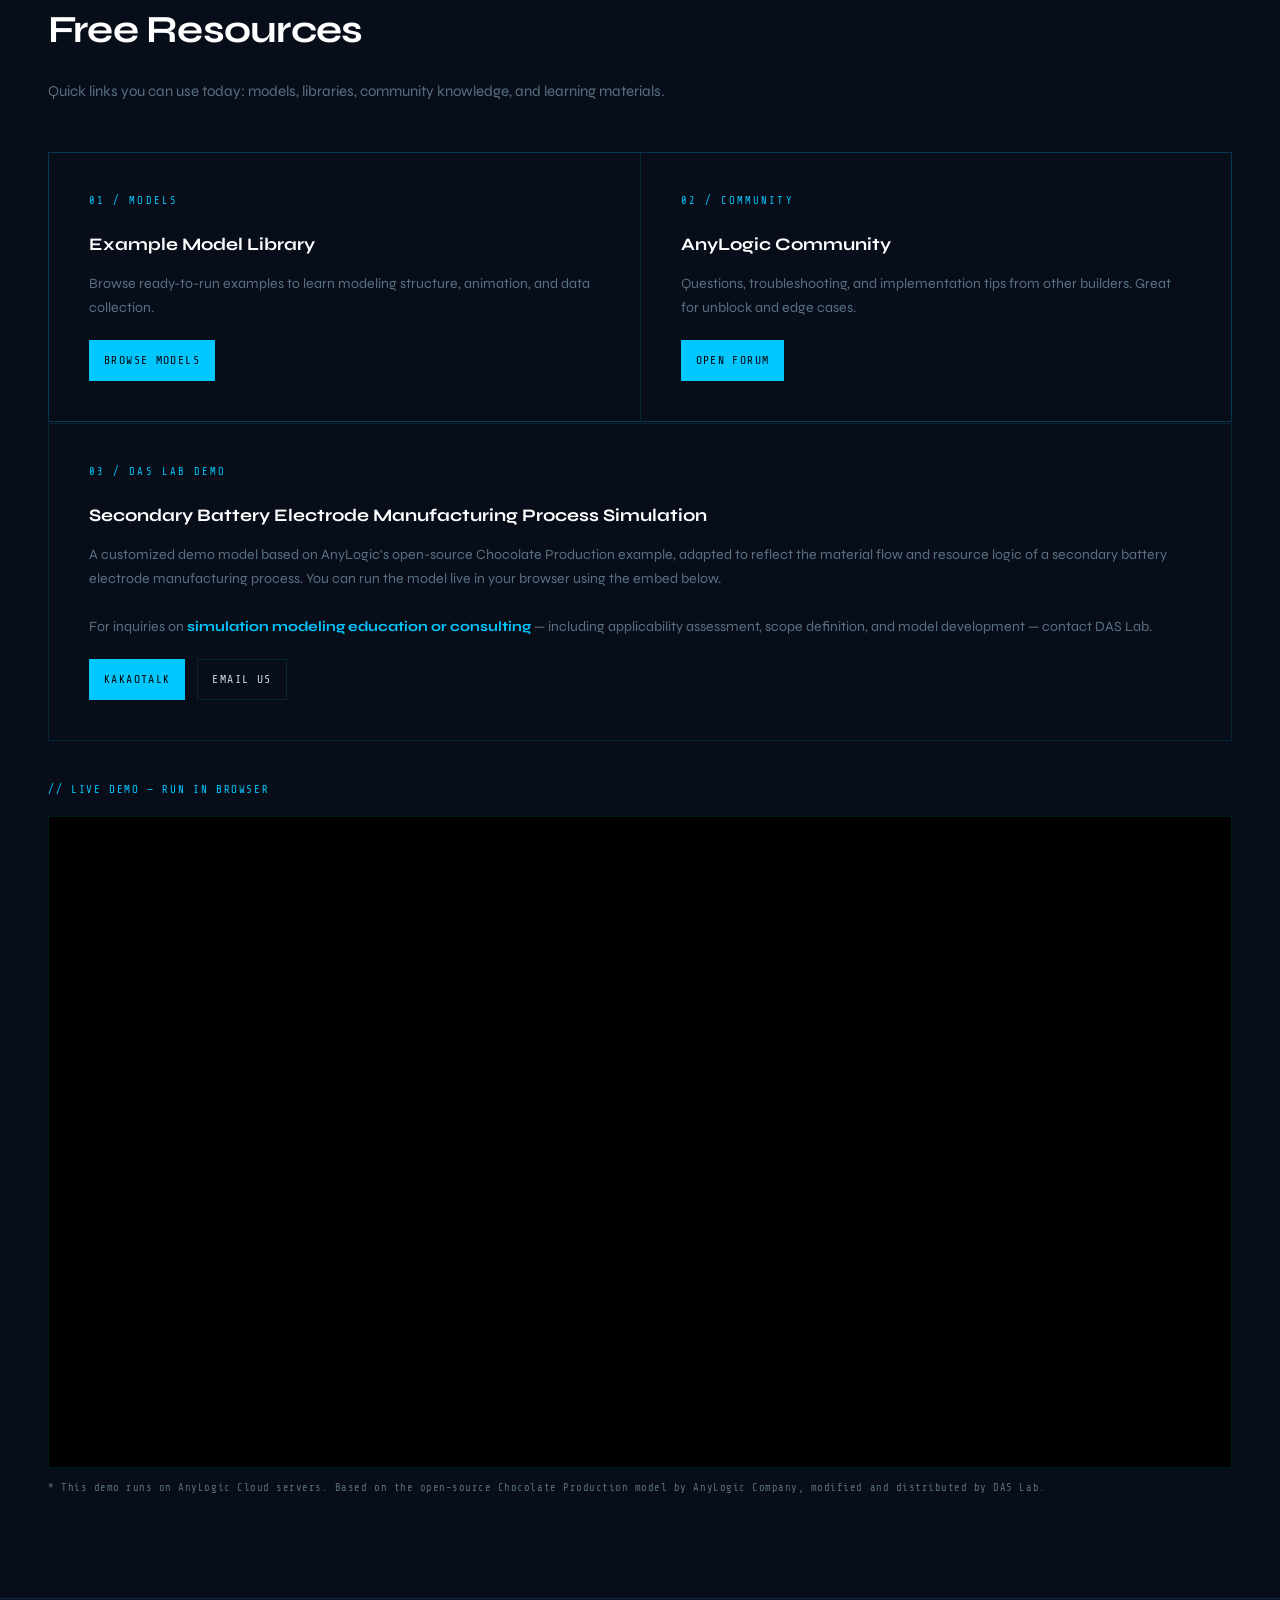
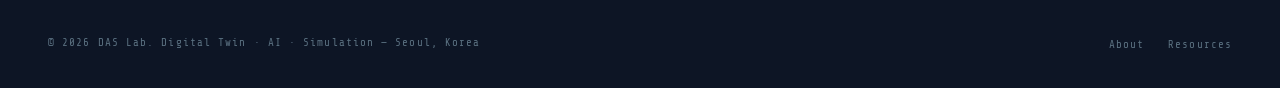
<file: en/resources/index.html>
<!DOCTYPE HTML>
<html lang="en">
<head>
	<meta charset="utf-8" />
	<meta name="viewport" content="width=device-width, initial-scale=1, user-scalable=no" />
	<title>DAS Lab — Resources</title>
	<link href="https://fonts.googleapis.com/css2?family=Share+Tech+Mono&family=Syne:wght@400;600;700;800&display=swap" rel="stylesheet">
	
	<style>
		*, *::before, *::after { box-sizing: border-box; margin: 0; padding: 0; }

		:root {
			--bg:        #050810;
			--bg2:       #080d1a;
			--surface:   #0d1525;
			--border:    rgba(0, 200, 255, 0.12);
			--cyan:      #00c8ff;
			--cyan-dim:  rgba(0, 200, 255, 0.18);
			--cyan-glow: rgba(0, 200, 255, 0.06);
			--green:     #00ff9d;
			--text:      #c8d8e8;
			--text-dim:  #5a7080;
			--mono:      'Share Tech Mono', monospace;
			--sans:      'Syne', sans-serif;
		}

		html { scroll-behavior: smooth; }

		body {
			background: var(--bg);
			color: var(--text);
			font-family: var(--sans);
			font-size: 15px;
			line-height: 1.7;
			overflow-x: hidden;
		}

		body::before {
			content: '';
			position: fixed;
			inset: 0;
			background-image:
				linear-gradient(rgba(0,200,255,0.03) 1px, transparent 1px),
				linear-gradient(90deg, rgba(0,200,255,0.03) 1px, transparent 1px);
			background-size: 48px 48px;
			pointer-events: none;
			z-index: 0;
		}

		nav {
			position: fixed;
			top: 0; left: 0; right: 0;
			z-index: 100;
			display: flex;
			align-items: center;
			justify-content: space-between;
			padding: 0 3rem;
			height: 64px;
			background: rgba(5, 8, 16, 0.85);
			backdrop-filter: blur(12px);
			border-bottom: 1px solid var(--border);
		}

		.nav-logo {
			display: flex;
			align-items: center;
			gap: 10px;
			text-decoration: none;
		}

		.nav-logo-img {
			height: 30px;
			width: auto;
		}

		.nav-logo-sub {
			font-family: var(--mono);
			font-size: 0.65rem;
			color: var(--text-dim);
			letter-spacing: 0.1em;
			text-transform: uppercase;
		}

		.nav-links {
			display: flex;
			gap: 2.5rem;
			list-style: none;
		}

		.nav-links a {
			font-family: var(--mono);
			font-size: 0.72rem;
			letter-spacing: 0.12em;
			text-transform: uppercase;
			color: var(--text-dim);
			text-decoration: none;
			transition: color 0.2s;
		}

		.nav-links a:hover { color: var(--cyan); }

		.nav-actions {
			display: flex;
			align-items: center;
			gap: 14px;
		}

		.nav-lang {
			display: flex;
			align-items: center;
			gap: 10px;
			font-family: var(--mono);
			font-size: 0.72rem;
			letter-spacing: 0.12em;
			text-transform: uppercase;
		}

		.nav-lang a {
			color: var(--text-dim);
			text-decoration: none;
			transition: color 0.2s, background 0.2s, border-color 0.2s;
			border: 1px solid transparent;
			padding: 6px 10px;
		}

		.nav-lang a:hover { color: var(--cyan); }

		.nav-lang a.is-active {
			color: var(--bg);
			background: var(--cyan);
			border-color: var(--cyan);
		}

		.nav-lang-sep {
			color: var(--text-dim);
			opacity: 0.6;
			user-select: none;
		}

		.nav-cta {
			font-family: var(--mono);
			font-size: 0.72rem;
			letter-spacing: 0.1em;
			text-transform: uppercase;
			color: var(--cyan);
			border: 1px solid var(--cyan);
			padding: 8px 18px;
			text-decoration: none;
			transition: background 0.2s, color 0.2s;
		}

		.nav-cta:hover {
			background: var(--cyan);
			color: var(--bg);
		}

		#hero {
			position: relative;
			min-height: 72vh;
			display: flex;
			align-items: center;
			padding: 120px 3rem 80px;
			z-index: 1;
			overflow: hidden;
		}

		.hero-glow {
			position: absolute;
			top: 20%;
			right: -10%;
			width: 600px;
			height: 600px;
			background: radial-gradient(circle, rgba(0,200,255,0.07) 0%, transparent 70%);
			pointer-events: none;
		}

		.hero-inner {
			max-width: 1200px;
			margin: 0 auto;
			width: 100%;
		}

		.hero-tag {
			font-family: var(--mono);
			font-size: 0.72rem;
			letter-spacing: 0.2em;
			text-transform: uppercase;
			color: var(--cyan);
			margin-bottom: 1.5rem;
			display: flex;
			align-items: center;
			gap: 12px;
		}

		.hero-tag::before {
			content: '';
			display: inline-block;
			width: 32px;
			height: 1px;
			background: var(--cyan);
		}

		.hero-title {
			font-family: var(--sans);
			font-weight: 800;
			font-size: clamp(2.2rem, 5vw, 4.4rem);
			line-height: 1.05;
			letter-spacing: -0.03em;
			color: #fff;
			margin-bottom: 1.2rem;
		}

		.hero-title .accent { color: var(--cyan); }

		.hero-desc {
			font-size: 1.05rem;
			color: var(--text-dim);
			max-width: 720px;
			margin-bottom: 2.2rem;
			line-height: 1.8;
		}

		.hero-actions {
			display: flex;
			gap: 1rem;
			flex-wrap: wrap;
		}

		.btn-primary {
			font-family: var(--mono);
			font-size: 0.78rem;
			letter-spacing: 0.12em;
			text-transform: uppercase;
			background: var(--cyan);
			color: var(--bg);
			padding: 14px 28px;
			text-decoration: none;
			font-weight: 700;
			transition: opacity 0.2s, transform 0.2s;
		}

		.btn-primary:hover { opacity: 0.85; transform: translateY(-1px); }

		.btn-outline {
			font-family: var(--mono);
			font-size: 0.78rem;
			letter-spacing: 0.12em;
			text-transform: uppercase;
			border: 1px solid var(--border);
			color: var(--text);
			padding: 14px 28px;
			text-decoration: none;
			transition: border-color 0.2s, color 0.2s;
		}

		.btn-outline:hover { border-color: var(--cyan); color: var(--cyan); }

		section {
			position: relative;
			z-index: 1;
			padding: 100px 3rem;
		}

		.section-inner {
			max-width: 1200px;
			margin: 0 auto;
		}

		.section-label {
			font-family: var(--mono);
			font-size: 0.68rem;
			letter-spacing: 0.2em;
			text-transform: uppercase;
			color: var(--cyan);
			margin-bottom: 1rem;
		}

		.section-title {
			font-family: var(--sans);
			font-weight: 700;
			font-size: clamp(1.8rem, 3vw, 2.6rem);
			color: #fff;
			margin-bottom: 1rem;
			letter-spacing: -0.02em;
		}

		.section-desc {
			color: var(--text-dim);
			max-width: 720px;
			margin-bottom: 3rem;
		}

		#services { background: var(--bg2); }
		#about { background: var(--bg2); }

		.cards-3 {
			display: grid;
			grid-template-columns: repeat(3, 1fr);
			gap: 1px;
			background: var(--border);
			border: 1px solid var(--border);
		}

		.cards-2 {
			display: grid;
			grid-template-columns: repeat(2, 1fr);
			gap: 1px;
			background: var(--border);
			border: 1px solid var(--border);
		}

		.card {
			background: var(--bg2);
			padding: 2.5rem;
			transition: background 0.3s;
			position: relative;
			overflow: hidden;
		}

		#clients .card { background: var(--bg); }
		#clients .card:hover { background: var(--surface); }

		.card::before {
			content: '';
			position: absolute;
			top: 0; left: 0; right: 0;
			height: 2px;
			background: var(--cyan);
			transform: scaleX(0);
			transform-origin: left;
			transition: transform 0.3s;
		}

		.card:hover { background: var(--surface); }
		.card:hover::before { transform: scaleX(1); }

		.card-kicker {
			font-family: var(--mono);
			font-size: 0.65rem;
			letter-spacing: 0.2em;
			color: var(--cyan);
			margin-bottom: 1.2rem;
			display: block;
			text-transform: uppercase;
		}

		.card-title {
			font-weight: 700;
			font-size: 1.1rem;
			color: #fff;
			margin-bottom: 0.75rem;
		}

		.card-desc {
			font-size: 0.88rem;
			color: var(--text-dim);
			line-height: 1.7;
			margin-bottom: 1.25rem;
		}

		.card-actions {
			display: flex;
			gap: 0.75rem;
			flex-wrap: wrap;
		}

		.card-actions a {
			font-family: var(--mono);
			font-size: 0.72rem;
			letter-spacing: 0.12em;
			text-transform: uppercase;
			text-decoration: none;
			border: 1px solid var(--border);
			color: var(--text);
			padding: 10px 14px;
			transition: border-color 0.2s, color 0.2s, background 0.2s;
		}

		.card-actions a:hover {
			border-color: var(--cyan);
			color: var(--cyan);
			background: rgba(0, 200, 255, 0.03);
		}

		.card-actions a.primary {
			border-color: var(--cyan);
			color: var(--bg);
			background: var(--cyan);
		}

		.card-actions a.primary:hover { opacity: 0.9; color: var(--bg); }

		footer {
			position: relative;
			z-index: 1;
			background: var(--surface);
			border-top: 1px solid var(--border);
			padding: 2rem 3rem;
		}

		.footer-inner {
			max-width: 1200px;
			margin: 0 auto;
			display: flex;
			align-items: center;
			justify-content: space-between;
			flex-wrap: wrap;
			gap: 1rem;
		}

		.footer-copy {
			font-family: var(--mono);
			font-size: 0.68rem;
			letter-spacing: 0.1em;
			color: var(--text-dim);
		}

		.footer-links {
			display: flex;
			gap: 1.5rem;
			list-style: none;
		}

		.footer-links a {
			font-family: var(--mono);
			font-size: 0.68rem;
			letter-spacing: 0.1em;
			color: var(--text-dim);
			text-decoration: none;
			transition: color 0.2s;
		}

		.footer-links a:hover { color: var(--cyan); }

		body::after {
			content: '';
			position: fixed;
			inset: 0;
			background: repeating-linear-gradient(
				0deg,
				transparent,
				transparent 2px,
				rgba(0,0,0,0.03) 2px,
				rgba(0,0,0,0.03) 4px
			);
			pointer-events: none;
			z-index: 999;
		}

		@keyframes fadeUp {
			from { opacity: 0; transform: translateY(24px); }
			to   { opacity: 1; transform: translateY(0); }
		}

		.hero-tag   { animation: fadeUp 0.6s ease both; }
		.hero-title { animation: fadeUp 0.6s 0.1s ease both; }
		.hero-desc  { animation: fadeUp 0.6s 0.2s ease both; }
		.hero-actions { animation: fadeUp 0.6s 0.3s ease both; }

		@media (max-width: 900px) {
			nav { padding: 0 1.5rem; }
			.nav-links { display: none; }
			.nav-lang-sep { display: none; }
			.nav-lang { gap: 6px; }
			section { padding: 70px 1.5rem; }
			#hero { padding: 100px 1.5rem 60px; min-height: 70vh; }
			.cards-3 { grid-template-columns: 1fr; }
			.cards-2 { grid-template-columns: 1fr; }
		}
	</style>

</head>
<body>
	
		<!-- NAV -->
	<nav>
		<a href="/en/" class="nav-logo">
			<img class="nav-logo-img" src="/static/logo/daslab_logo_dark_simple.svg" alt="DAS Lab" />
			<span class="nav-logo-sub">Digital Twin · AI · Simulation</span>
		</a>
		<ul class="nav-links">
			<li><a href="/en/#services">Services</a></li>
			<li><a href="/en/#our-approach">Approach</a></li>
			<li><a href="/en/#clients">Clients</a></li>
			<li><a href="/en/#about">About</a></li>
			<li><a href="/en/resources">Resources</a></li>
		</ul>
		<div class="nav-actions">
			<div class="nav-lang" aria-label="Language switch">
				<a href="/ko/resources">KR</a>
				<span class="nav-lang-sep">|</span>
				<a class="is-active" aria-current="page" href="/en/resources">EN</a>
			</div>
			<a href="/en/#contact" class="nav-cta">Contact</a>
		</div>
	</nav>

	<!-- HERO -->
	<div id="hero">
		<div class="hero-glow"></div>
		<div class="hero-inner">
			<p class="hero-tag">AnyLogic Learning · Books · Free Resources</p>
			<h1 class="hero-title">
				Simulation Mastery <span class="accent">Starts Here.</span>
			</h1>
			<p class="hero-desc">
				A practical starter pack for learning AnyLogic and simulation modeling — curated materials, recommended books, and free resources you can use immediately.
			</p>
			<div class="hero-actions">
				<a href="#services" class="btn-primary">Start Learning</a>
				<a href="#about" class="btn-outline">Free Resources</a>
			</div>
		</div>
	</div>

	<!-- ANYLOGIC LEARNING MATERIALS -->
	<section id="services">
		<div class="section-inner">
			<p class="section-label">// AnyLogic</p>
			<h2 class="section-title">Learning Materials</h2>
			<p class="section-desc">From fundamentals to applied modeling patterns — best places to start and keep improving.</p>

			<div class="cards-3">
				<div class="card">
					<span class="card-kicker">01 / Official</span>
					<h3 class="card-title">AnyLogic Tutorial</h3>
					<p class="card-desc">Core reference for modeling blocks, libraries, and built-in concepts. Use it to confirm &#34;how it works&#34; while building models.</p>
					<div class="card-actions">
						<a class="primary" href="https://anylogic.help/tutorials/index.html" target="_blank" rel="noopener noreferrer">Open Tutorials</a>
					</div>
				</div>

				<div class="card">
					<span class="card-kicker">02 / Getting Started</span>
					<h3 class="card-title">Free Learning Materials</h3>
					<p class="card-desc">Beginner-friendly explanation of simulation concepts with examples. Great for learning the basics and building your first model.</p>
					<div class="card-actions">
						<a class="primary" href="https://www.anylogic.kr/resources/books/free-simulation-book-and-modeling-tutorials/" target="_blank" rel="noopener noreferrer">Get Free Book</a>
					</div>
				</div>

				<div class="card">
					<span class="card-kicker">03 / Advanced</span>
					<h3 class="card-title">Building a Custom UI-Based Simulation Experiment Environment</h3>
					<p class="card-desc">AnyLogic Private Cloud lets you deploy browser-based simulation experiment environments with no installation required. Parameter control, experiment execution, and result visualization — all in one interface, enabling field teams to run models directly.</p>
					<div class="card-actions">
						<a class="primary" href="https://cloud.anylogic.com/custom-ui-demo/index.html" target="_blank" rel="noopener noreferrer">View Demo</a>
						<a href="https://open.kakao.com/me/daslab" target="_blank" rel="noopener noreferrer">Ask DAS Lab</a>
					</div>
				</div>
			</div>
		</div>
	</section>

	<!-- BOOKS (hidden for now)
	<section id="clients">
		<div class="section-inner">
			<p class="section-label">// Books</p>
			<h2 class="section-title">Recommended Textbooks</h2>
			<p class="section-desc">Books that help you go beyond &#34;tool usage&#34; — modeling rigor, experimentation, and trustworthy results.</p>

			<div class="cards-2">
				<div class="card">
					<span class="card-kicker">01 / Fundamentals</span>
					<h3 class="card-title">Simulation Modeling Basics</h3>
					<p class="card-desc">Learn the core vocabulary: entities, events, queues, resources, variability, and how to interpret results without overconfidence.</p>
					<div class="card-actions">
						<a href="https://www.anylogic.kr/resources/books/free-simulation-book-and-modeling-tutorials/" target="_blank" rel="noopener noreferrer">Free Starter Book</a>
					</div>
				</div>

				<div class="card">
					<span class="card-kicker">02 / Experimentation</span>
					<h3 class="card-title">Analysis &amp; Validation</h3>
					<p class="card-desc">Focus on verification/validation, scenario design, sensitivity checks, and KPI governance so your model becomes decision-grade.</p>
					<div class="card-actions">
						<a href="mailto:eugene4213@naver.com">Get Recommendations</a>
					</div>
				</div>
			</div>
		</div>
	</section>
	-->

	<!-- FREE RESOURCES -->
	<section id="about">
		<div class="section-inner">
			<p class="section-label">// Free</p>
			<h2 class="section-title">Free Resources</h2>
			<p class="section-desc">Quick links you can use today: models, libraries, community knowledge, and learning materials.</p>

			<div class="cards-2">
				<div class="card">
					<span class="card-kicker">01 / Models</span>
					<h3 class="card-title">Example Model Library</h3>
					<p class="card-desc">Browse ready-to-run examples to learn modeling structure, animation, and data collection.</p>
					<div class="card-actions">
						<a class="primary" href="https://cloud.anylogic.com/models" target="_blank" rel="noopener noreferrer">Browse Models</a>
					</div>
				</div>

				<div class="card">
					<span class="card-kicker">02 / Community</span>
					<h3 class="card-title">AnyLogic Community</h3>
					<p class="card-desc">Questions, troubleshooting, and implementation tips from other builders. Great for unblock and edge cases.</p>
					<div class="card-actions">
						<a class="primary" href="https://www.anylogic.com/forum/" target="_blank" rel="noopener noreferrer">Open Forum</a>
					</div>
				</div>
			</div>

			<!-- DAS Lab Demo Model Card -->
			<div style="margin-top: 1px; border: 1px solid var(--border);">
				<div class="card" style="background: var(--bg2);">
					<span class="card-kicker">03 / DAS Lab Demo</span>
					<h3 class="card-title">Secondary Battery Electrode Manufacturing Process Simulation</h3>
					<p class="card-desc">
						A customized demo model based on AnyLogic&#39;s open-source Chocolate Production example, adapted to reflect the material flow and resource logic of a secondary battery electrode manufacturing process. You can run the model live in your browser using the embed below.<br><br>
						For inquiries on <strong style="color: var(--cyan);">simulation modeling education or consulting</strong> — including applicability assessment, scope definition, and model development — contact DAS Lab.
					</p>
					<div class="card-actions">
						<a class="primary" href="https://open.kakao.com/me/daslab" target="_blank" rel="noopener noreferrer">KakaoTalk</a>
						<a href="mailto:contact@daslab.co.kr">Email Us</a>
					</div>
				</div>
			</div>

			<!-- iframe Live Demo -->
			<div style="margin-top: 2.5rem;">
				<p style="font-family: var(--mono); font-size: 0.68rem; letter-spacing: 0.15em; text-transform: uppercase; color: var(--cyan); margin-bottom: 1rem;">// Live Demo — Run in Browser</p>
				<div style="border: 1px solid var(--border); overflow: hidden; background: #000;">
					<iframe
						width="100%"
						height="650"
						allow="fullscreen"
						src="https://cloud.anylogic.com/assets/embed?modelId=9cd89ae3-d8c0-4ed6-905a-ddd9e3008ecb"
						style="display: block; border: none;">
					</iframe>
				</div>
				<p style="font-family: var(--mono); font-size: 0.65rem; color: var(--text-dim); margin-top: 0.75rem; letter-spacing: 0.05em;">
					* This demo runs on AnyLogic Cloud servers. Based on the open-source Chocolate Production model by AnyLogic Company, modified and distributed by DAS Lab.
				</p>
			</div>

		</div>
	</section>

		<!-- FOOTER -->
	<footer>
		<div class="footer-inner">
			<span class="footer-copy">© 2026 DAS Lab. Digital Twin · AI · Simulation — Seoul, Korea</span>
			<ul class="footer-links">
				<li><a href="/en/#about">About</a></li>
				<li><a href="/en/resources">Resources</a></li>
			</ul>
		</div>
	</footer>

</body>
</html>
</file>
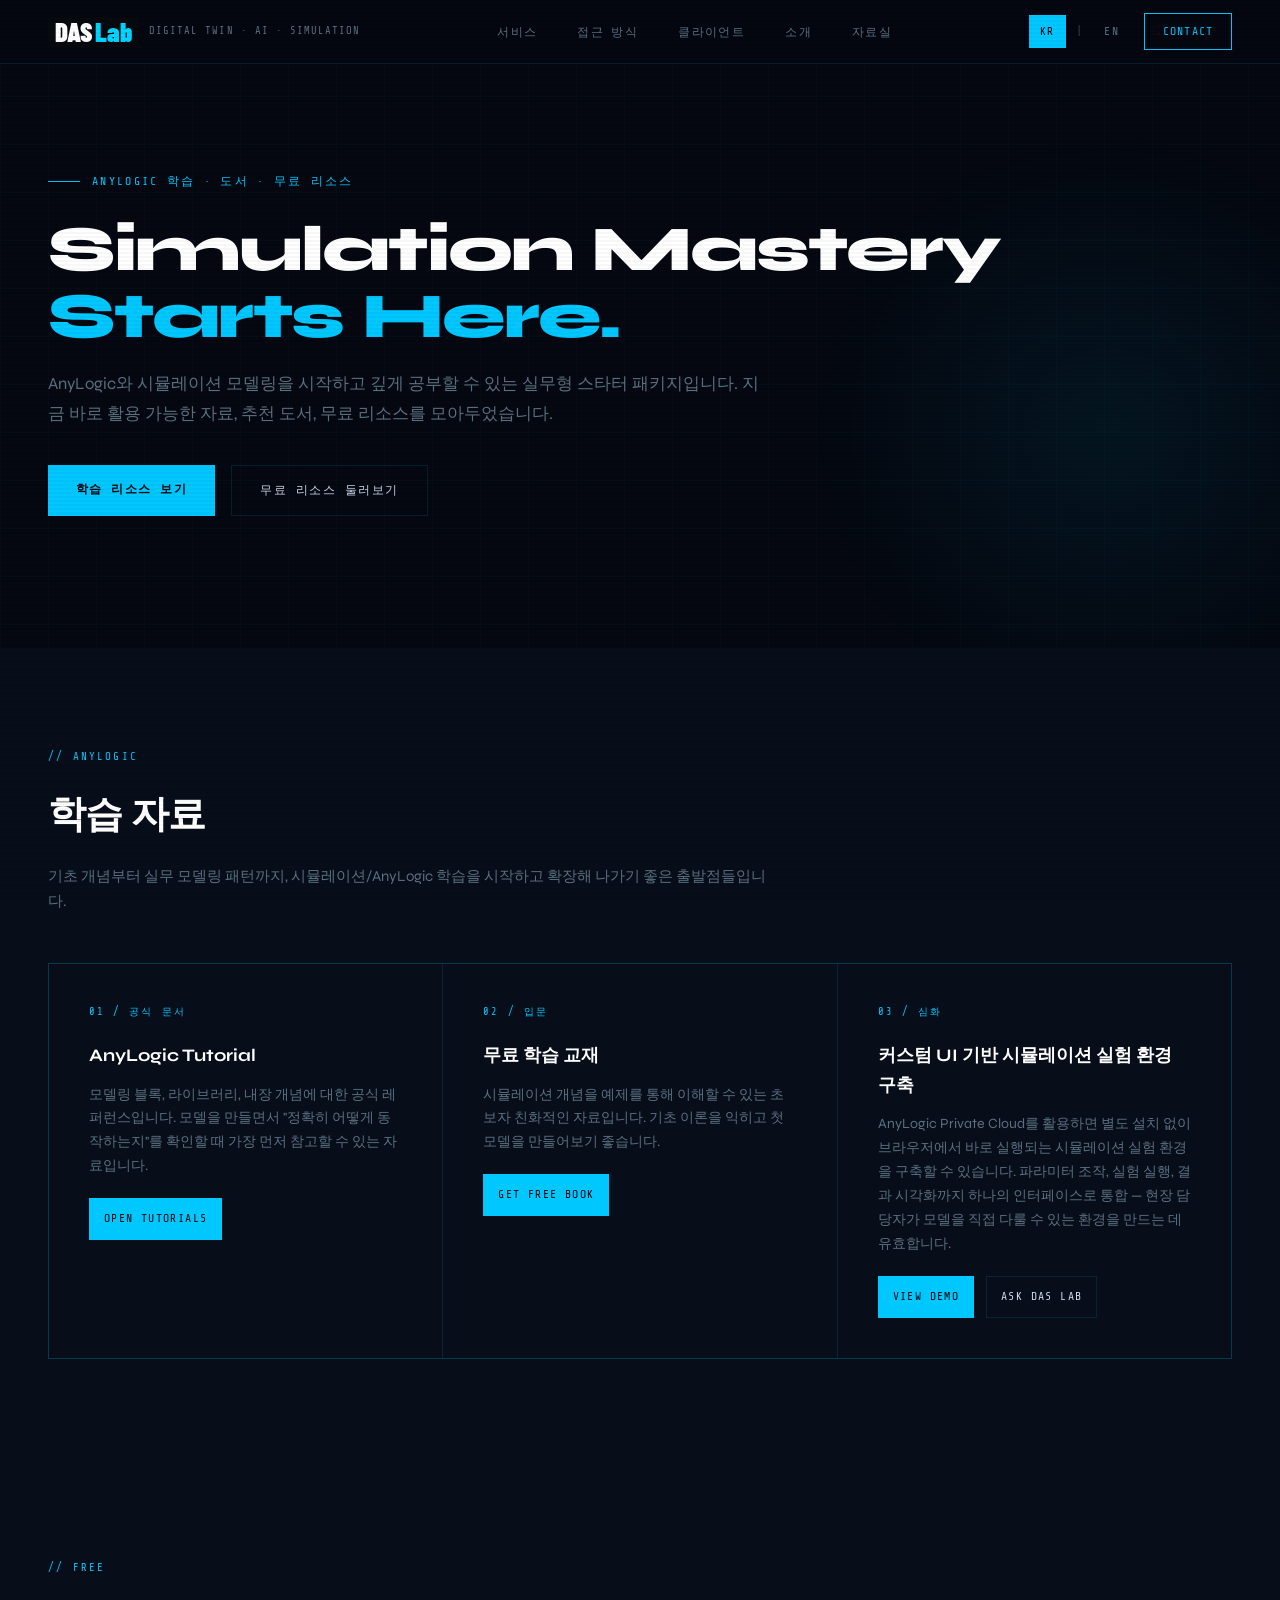
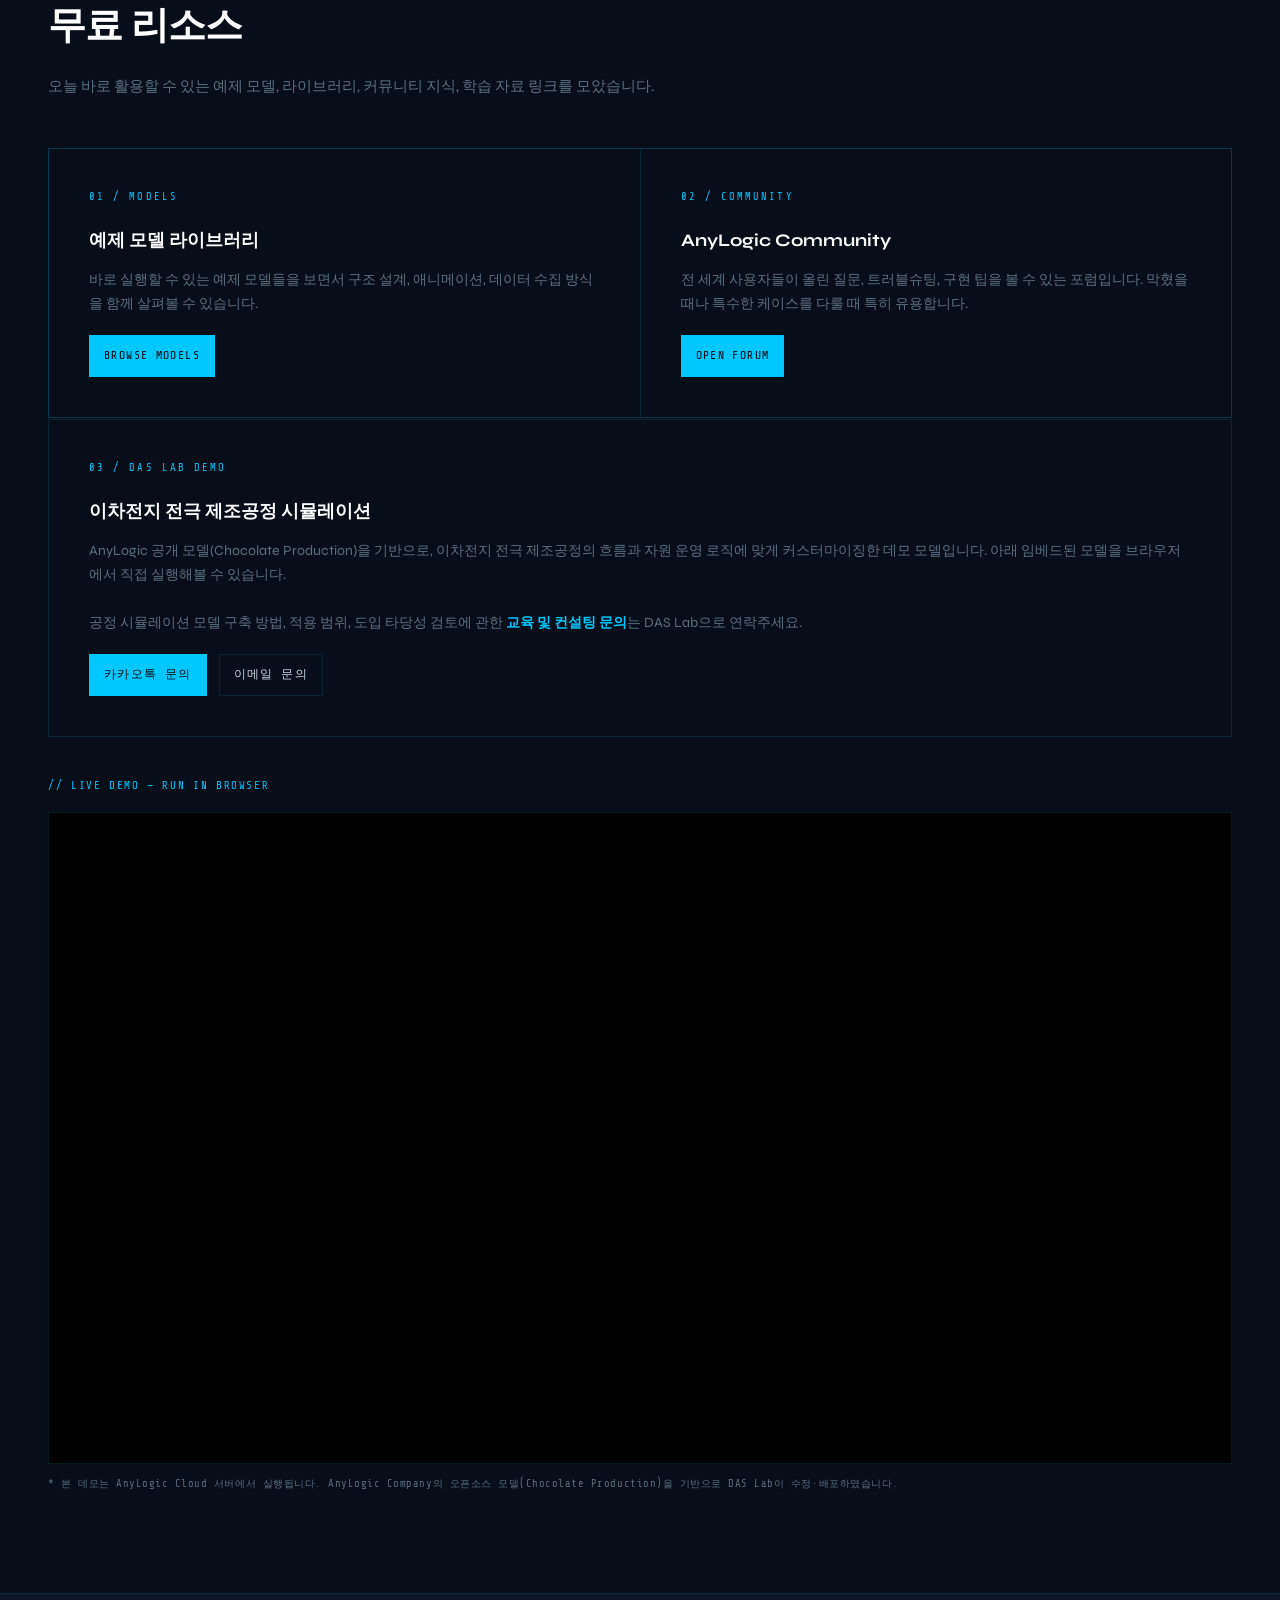
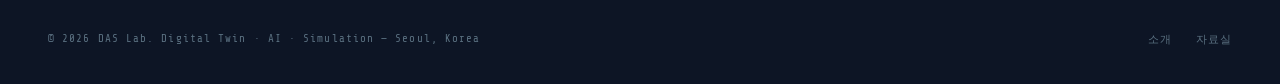
<file: ko/resources/index.html>
<!DOCTYPE HTML>
<html lang="ko">
<head>
	<meta charset="utf-8" />
	<meta name="viewport" content="width=device-width, initial-scale=1, user-scalable=no" />
	<title>DAS Lab — Resources</title>
	<link href="https://fonts.googleapis.com/css2?family=Share+Tech+Mono&family=Syne:wght@400;600;700;800&display=swap" rel="stylesheet">
	
	<style>
		*, *::before, *::after { box-sizing: border-box; margin: 0; padding: 0; }

		:root {
			--bg:        #050810;
			--bg2:       #080d1a;
			--surface:   #0d1525;
			--border:    rgba(0, 200, 255, 0.12);
			--cyan:      #00c8ff;
			--cyan-dim:  rgba(0, 200, 255, 0.18);
			--cyan-glow: rgba(0, 200, 255, 0.06);
			--green:     #00ff9d;
			--text:      #c8d8e8;
			--text-dim:  #5a7080;
			--mono:      'Share Tech Mono', monospace;
			--sans:      'Syne', sans-serif;
		}

		html { scroll-behavior: smooth; }

		body {
			background: var(--bg);
			color: var(--text);
			font-family: var(--sans);
			font-size: 15px;
			line-height: 1.7;
			overflow-x: hidden;
		}

		body::before {
			content: '';
			position: fixed;
			inset: 0;
			background-image:
				linear-gradient(rgba(0,200,255,0.03) 1px, transparent 1px),
				linear-gradient(90deg, rgba(0,200,255,0.03) 1px, transparent 1px);
			background-size: 48px 48px;
			pointer-events: none;
			z-index: 0;
		}

		nav {
			position: fixed;
			top: 0; left: 0; right: 0;
			z-index: 100;
			display: flex;
			align-items: center;
			justify-content: space-between;
			padding: 0 3rem;
			height: 64px;
			background: rgba(5, 8, 16, 0.85);
			backdrop-filter: blur(12px);
			border-bottom: 1px solid var(--border);
		}

		.nav-logo {
			display: flex;
			align-items: center;
			gap: 10px;
			text-decoration: none;
		}

		.nav-logo-img {
			height: 30px;
			width: auto;
		}

		.nav-logo-sub {
			font-family: var(--mono);
			font-size: 0.65rem;
			color: var(--text-dim);
			letter-spacing: 0.1em;
			text-transform: uppercase;
		}

		.nav-links {
			display: flex;
			gap: 2.5rem;
			list-style: none;
		}

		.nav-links a {
			font-family: var(--mono);
			font-size: 0.72rem;
			letter-spacing: 0.12em;
			text-transform: uppercase;
			color: var(--text-dim);
			text-decoration: none;
			transition: color 0.2s;
		}

		.nav-links a:hover { color: var(--cyan); }

		.nav-actions {
			display: flex;
			align-items: center;
			gap: 14px;
		}

		.nav-lang {
			display: flex;
			align-items: center;
			gap: 10px;
			font-family: var(--mono);
			font-size: 0.72rem;
			letter-spacing: 0.12em;
			text-transform: uppercase;
		}

		.nav-lang a {
			color: var(--text-dim);
			text-decoration: none;
			transition: color 0.2s, background 0.2s, border-color 0.2s;
			border: 1px solid transparent;
			padding: 6px 10px;
		}

		.nav-lang a:hover { color: var(--cyan); }

		.nav-lang a.is-active {
			color: var(--bg);
			background: var(--cyan);
			border-color: var(--cyan);
		}

		.nav-lang-sep {
			color: var(--text-dim);
			opacity: 0.6;
			user-select: none;
		}

		.nav-cta {
			font-family: var(--mono);
			font-size: 0.72rem;
			letter-spacing: 0.1em;
			text-transform: uppercase;
			color: var(--cyan);
			border: 1px solid var(--cyan);
			padding: 8px 18px;
			text-decoration: none;
			transition: background 0.2s, color 0.2s;
		}

		.nav-cta:hover {
			background: var(--cyan);
			color: var(--bg);
		}

		#hero {
			position: relative;
			min-height: 72vh;
			display: flex;
			align-items: center;
			padding: 120px 3rem 80px;
			z-index: 1;
			overflow: hidden;
		}

		.hero-glow {
			position: absolute;
			top: 20%;
			right: -10%;
			width: 600px;
			height: 600px;
			background: radial-gradient(circle, rgba(0,200,255,0.07) 0%, transparent 70%);
			pointer-events: none;
		}

		.hero-inner {
			max-width: 1200px;
			margin: 0 auto;
			width: 100%;
		}

		.hero-tag {
			font-family: var(--mono);
			font-size: 0.72rem;
			letter-spacing: 0.2em;
			text-transform: uppercase;
			color: var(--cyan);
			margin-bottom: 1.5rem;
			display: flex;
			align-items: center;
			gap: 12px;
		}

		.hero-tag::before {
			content: '';
			display: inline-block;
			width: 32px;
			height: 1px;
			background: var(--cyan);
		}

		.hero-title {
			font-family: var(--sans);
			font-weight: 800;
			font-size: clamp(2.2rem, 5vw, 4.4rem);
			line-height: 1.05;
			letter-spacing: -0.03em;
			color: #fff;
			margin-bottom: 1.2rem;
		}

		.hero-title .accent { color: var(--cyan); }

		.hero-desc {
			font-size: 1.05rem;
			color: var(--text-dim);
			max-width: 720px;
			margin-bottom: 2.2rem;
			line-height: 1.8;
		}

		.hero-actions {
			display: flex;
			gap: 1rem;
			flex-wrap: wrap;
		}

		.btn-primary {
			font-family: var(--mono);
			font-size: 0.78rem;
			letter-spacing: 0.12em;
			text-transform: uppercase;
			background: var(--cyan);
			color: var(--bg);
			padding: 14px 28px;
			text-decoration: none;
			font-weight: 700;
			transition: opacity 0.2s, transform 0.2s;
		}

		.btn-primary:hover { opacity: 0.85; transform: translateY(-1px); }

		.btn-outline {
			font-family: var(--mono);
			font-size: 0.78rem;
			letter-spacing: 0.12em;
			text-transform: uppercase;
			border: 1px solid var(--border);
			color: var(--text);
			padding: 14px 28px;
			text-decoration: none;
			transition: border-color 0.2s, color 0.2s;
		}

		.btn-outline:hover { border-color: var(--cyan); color: var(--cyan); }

		section {
			position: relative;
			z-index: 1;
			padding: 100px 3rem;
		}

		.section-inner {
			max-width: 1200px;
			margin: 0 auto;
		}

		.section-label {
			font-family: var(--mono);
			font-size: 0.68rem;
			letter-spacing: 0.2em;
			text-transform: uppercase;
			color: var(--cyan);
			margin-bottom: 1rem;
		}

		.section-title {
			font-family: var(--sans);
			font-weight: 700;
			font-size: clamp(1.8rem, 3vw, 2.6rem);
			color: #fff;
			margin-bottom: 1rem;
			letter-spacing: -0.02em;
		}

		.section-desc {
			color: var(--text-dim);
			max-width: 720px;
			margin-bottom: 3rem;
		}

		#services { background: var(--bg2); }
		#about { background: var(--bg2); }

		.cards-3 {
			display: grid;
			grid-template-columns: repeat(3, 1fr);
			gap: 1px;
			background: var(--border);
			border: 1px solid var(--border);
		}

		.cards-2 {
			display: grid;
			grid-template-columns: repeat(2, 1fr);
			gap: 1px;
			background: var(--border);
			border: 1px solid var(--border);
		}

		.card {
			background: var(--bg2);
			padding: 2.5rem;
			transition: background 0.3s;
			position: relative;
			overflow: hidden;
		}

		#clients .card { background: var(--bg); }
		#clients .card:hover { background: var(--surface); }

		.card::before {
			content: '';
			position: absolute;
			top: 0; left: 0; right: 0;
			height: 2px;
			background: var(--cyan);
			transform: scaleX(0);
			transform-origin: left;
			transition: transform 0.3s;
		}

		.card:hover { background: var(--surface); }
		.card:hover::before { transform: scaleX(1); }

		.card-kicker {
			font-family: var(--mono);
			font-size: 0.65rem;
			letter-spacing: 0.2em;
			color: var(--cyan);
			margin-bottom: 1.2rem;
			display: block;
			text-transform: uppercase;
		}

		.card-title {
			font-weight: 700;
			font-size: 1.1rem;
			color: #fff;
			margin-bottom: 0.75rem;
		}

		.card-desc {
			font-size: 0.88rem;
			color: var(--text-dim);
			line-height: 1.7;
			margin-bottom: 1.25rem;
		}

		.card-actions {
			display: flex;
			gap: 0.75rem;
			flex-wrap: wrap;
		}

		.card-actions a {
			font-family: var(--mono);
			font-size: 0.72rem;
			letter-spacing: 0.12em;
			text-transform: uppercase;
			text-decoration: none;
			border: 1px solid var(--border);
			color: var(--text);
			padding: 10px 14px;
			transition: border-color 0.2s, color 0.2s, background 0.2s;
		}

		.card-actions a:hover {
			border-color: var(--cyan);
			color: var(--cyan);
			background: rgba(0, 200, 255, 0.03);
		}

		.card-actions a.primary {
			border-color: var(--cyan);
			color: var(--bg);
			background: var(--cyan);
		}

		.card-actions a.primary:hover { opacity: 0.9; color: var(--bg); }

		footer {
			position: relative;
			z-index: 1;
			background: var(--surface);
			border-top: 1px solid var(--border);
			padding: 2rem 3rem;
		}

		.footer-inner {
			max-width: 1200px;
			margin: 0 auto;
			display: flex;
			align-items: center;
			justify-content: space-between;
			flex-wrap: wrap;
			gap: 1rem;
		}

		.footer-copy {
			font-family: var(--mono);
			font-size: 0.68rem;
			letter-spacing: 0.1em;
			color: var(--text-dim);
		}

		.footer-links {
			display: flex;
			gap: 1.5rem;
			list-style: none;
		}

		.footer-links a {
			font-family: var(--mono);
			font-size: 0.68rem;
			letter-spacing: 0.1em;
			color: var(--text-dim);
			text-decoration: none;
			transition: color 0.2s;
		}

		.footer-links a:hover { color: var(--cyan); }

		body::after {
			content: '';
			position: fixed;
			inset: 0;
			background: repeating-linear-gradient(
				0deg,
				transparent,
				transparent 2px,
				rgba(0,0,0,0.03) 2px,
				rgba(0,0,0,0.03) 4px
			);
			pointer-events: none;
			z-index: 999;
		}

		@keyframes fadeUp {
			from { opacity: 0; transform: translateY(24px); }
			to   { opacity: 1; transform: translateY(0); }
		}

		.hero-tag   { animation: fadeUp 0.6s ease both; }
		.hero-title { animation: fadeUp 0.6s 0.1s ease both; }
		.hero-desc  { animation: fadeUp 0.6s 0.2s ease both; }
		.hero-actions { animation: fadeUp 0.6s 0.3s ease both; }

		@media (max-width: 900px) {
			nav { padding: 0 1.5rem; }
			.nav-links { display: none; }
			.nav-lang-sep { display: none; }
			.nav-lang { gap: 6px; }
			section { padding: 70px 1.5rem; }
			#hero { padding: 100px 1.5rem 60px; min-height: 70vh; }
			.cards-3 { grid-template-columns: 1fr; }
			.cards-2 { grid-template-columns: 1fr; }
		}
	</style>

</head>
<body>
	
		<!-- NAV -->
	<nav>
		<a href="/ko/" class="nav-logo">
			<img class="nav-logo-img" src="/static/logo/daslab_logo_dark_simple.svg" alt="DAS Lab" />
			<span class="nav-logo-sub">Digital Twin · AI · Simulation</span>
		</a>
		<ul class="nav-links">
			<li><a href="/ko/#services">서비스</a></li>
			<li><a href="/ko/#our-approach">접근 방식</a></li>
			<li><a href="/ko/#clients">클라이언트</a></li>
			<li><a href="/ko/#about">소개</a></li>
			<li><a href="/ko/resources">자료실</a></li>
		</ul>
		<div class="nav-actions">
			<div class="nav-lang" aria-label="Language switch">
				<a class="is-active" aria-current="page" href="/ko/resources">KR</a>
				<span class="nav-lang-sep">|</span>
				<a href="/en/resources">EN</a>
			</div>
			<a href="/ko/#contact" class="nav-cta">Contact</a>
		</div>
	</nav>

	<!-- HERO -->
	<div id="hero">
		<div class="hero-glow"></div>
		<div class="hero-inner">
			<p class="hero-tag">AnyLogic 학습 · 도서 · 무료 리소스</p>
			<h1 class="hero-title">
				Simulation Mastery <span class="accent">Starts Here.</span>
			</h1>
			<p class="hero-desc">
				AnyLogic와 시뮬레이션 모델링을 시작하고 깊게 공부할 수 있는 실무형 스타터 패키지입니다. 지금 바로 활용 가능한 자료, 추천 도서, 무료 리소스를 모아두었습니다.
			</p>
			<div class="hero-actions">
				<a href="#services" class="btn-primary">학습 리소스 보기</a>
				<a href="#about" class="btn-outline">무료 리소스 둘러보기</a>
			</div>
		</div>
	</div>

	<!-- ANYLOGIC LEARNING MATERIALS -->
	<section id="services">
		<div class="section-inner">
			<p class="section-label">// AnyLogic</p>
			<h2 class="section-title">학습 자료</h2>
			<p class="section-desc">기초 개념부터 실무 모델링 패턴까지, 시뮬레이션/AnyLogic 학습을 시작하고 확장해 나가기 좋은 출발점들입니다.</p>

			<div class="cards-3">
				<div class="card">
					<span class="card-kicker">01 / 공식 문서</span>
					<h3 class="card-title">AnyLogic Tutorial</h3>
					<p class="card-desc">모델링 블록, 라이브러리, 내장 개념에 대한 공식 레퍼런스입니다. 모델을 만들면서 &#34;정확히 어떻게 동작하는지&#34;를 확인할 때 가장 먼저 참고할 수 있는 자료입니다.</p>
					<div class="card-actions">
						<a class="primary" href="https://anylogic.help/tutorials/index.html" target="_blank" rel="noopener noreferrer">Open Tutorials</a>
					</div>
				</div>

				<div class="card">
					<span class="card-kicker">02 / 입문</span>
					<h3 class="card-title">무료 학습 교재</h3>
					<p class="card-desc">시뮬레이션 개념을 예제를 통해 이해할 수 있는 초보자 친화적인 자료입니다. 기초 이론을 익히고 첫 모델을 만들어보기 좋습니다.</p>
					<div class="card-actions">
						<a class="primary" href="https://www.anylogic.kr/resources/books/free-simulation-book-and-modeling-tutorials/" target="_blank" rel="noopener noreferrer">Get Free Book</a>
					</div>
				</div>

				<div class="card">
					<span class="card-kicker">03 / 심화</span>
					<h3 class="card-title">커스텀 UI 기반 시뮬레이션 실험 환경 구축</h3>
					<p class="card-desc">AnyLogic Private Cloud를 활용하면 별도 설치 없이 브라우저에서 바로 실행되는 시뮬레이션 실험 환경을 구축할 수 있습니다. 파라미터 조작, 실험 실행, 결과 시각화까지 하나의 인터페이스로 통합 — 현장 담당자가 모델을 직접 다룰 수 있는 환경을 만드는 데 유효합니다.</p>
					<div class="card-actions">
						<a class="primary" href="https://cloud.anylogic.com/custom-ui-demo/index.html" target="_blank" rel="noopener noreferrer">View Demo</a>
						<a href="https://open.kakao.com/me/daslab" target="_blank" rel="noopener noreferrer">Ask DAS Lab</a>
					</div>
				</div>
			</div>
		</div>
	</section>

	<!-- BOOKS (hidden for now)
	<section id="clients">
		<div class="section-inner">
			<p class="section-label">// Books</p>
			<h2 class="section-title">추천 도서</h2>
			<p class="section-desc">단순히 도구 사용법을 넘어서, 모델링 사고방식·실험 설계·신뢰할 수 있는 결과 해석을 돕는 책들을 모았습니다.</p>

			<div class="cards-2">
				<div class="card">
					<span class="card-kicker">01 / 기본기</span>
					<h3 class="card-title">시뮬레이션 모델링 기초</h3>
					<p class="card-desc">엔티티, 이벤트, 대기열, 자원, 변동성 등 핵심 개념을 체계적으로 다룹니다. 결과를 과신하지 않고 해석하는 법을 익히는 데 도움이 됩니다.</p>
					<div class="card-actions">
						<a href="https://www.anylogic.kr/resources/books/free-simulation-book-and-modeling-tutorials/" target="_blank" rel="noopener noreferrer">Free Starter Book</a>
					</div>
				</div>

				<div class="card">
					<span class="card-kicker">02 / 실험</span>
					<h3 class="card-title">분석 &amp; 검증</h3>
					<p class="card-desc">검증/검정(verification &amp; validation), 시나리오 설계, 민감도 분석, KPI 관리에 초점을 맞춰 &#34;의사결정에 쓸 수 있는 모델&#34;로 만드는 과정을 다룹니다.</p>
					<div class="card-actions">
						<a href="mailto:eugene4213@naver.com">Get Recommendations</a>
					</div>
				</div>
			</div>
		</div>
	</section>
	-->

	<!-- FREE RESOURCES -->
	<section id="about">
		<div class="section-inner">
			<p class="section-label">// Free</p>
			<h2 class="section-title">무료 리소스</h2>
			<p class="section-desc">오늘 바로 활용할 수 있는 예제 모델, 라이브러리, 커뮤니티 지식, 학습 자료 링크를 모았습니다.</p>

			<div class="cards-2">
				<div class="card">
					<span class="card-kicker">01 / Models</span>
					<h3 class="card-title">예제 모델 라이브러리</h3>
					<p class="card-desc">바로 실행할 수 있는 예제 모델들을 보면서 구조 설계, 애니메이션, 데이터 수집 방식을 함께 살펴볼 수 있습니다.</p>
					<div class="card-actions">
						<a class="primary" href="https://cloud.anylogic.com/models" target="_blank" rel="noopener noreferrer">Browse Models</a>
					</div>
				</div>

				<div class="card">
					<span class="card-kicker">02 / Community</span>
					<h3 class="card-title">AnyLogic Community</h3>
					<p class="card-desc">전 세계 사용자들이 올린 질문, 트러블슈팅, 구현 팁을 볼 수 있는 포럼입니다. 막혔을 때나 특수한 케이스를 다룰 때 특히 유용합니다.</p>
					<div class="card-actions">
						<a class="primary" href="https://www.anylogic.com/forum/" target="_blank" rel="noopener noreferrer">Open Forum</a>
					</div>
				</div>
			</div>

			<!-- DAS Lab Demo Model Card -->
			<div style="margin-top: 1px; border: 1px solid var(--border);">
				<div class="card" style="background: var(--bg2);">
					<span class="card-kicker">03 / DAS Lab Demo</span>
					<h3 class="card-title">이차전지 전극 제조공정 시뮬레이션</h3>
					<p class="card-desc">
						AnyLogic 공개 모델(Chocolate Production)을 기반으로, 이차전지 전극 제조공정의 흐름과 자원 운영 로직에 맞게 커스터마이징한 데모 모델입니다. 아래 임베드된 모델을 브라우저에서 직접 실행해볼 수 있습니다.<br><br>
						공정 시뮬레이션 모델 구축 방법, 적용 범위, 도입 타당성 검토에 관한 <strong style="color: var(--cyan);">교육 및 컨설팅 문의</strong>는 DAS Lab으로 연락주세요.
					</p>
					<div class="card-actions">
						<a class="primary" href="https://open.kakao.com/me/daslab" target="_blank" rel="noopener noreferrer">카카오톡 문의</a>
						<a href="mailto:contact@daslab.co.kr">이메일 문의</a>
					</div>
				</div>
			</div>

			<!-- iframe Live Demo -->
			<div style="margin-top: 2.5rem;">
				<p style="font-family: var(--mono); font-size: 0.68rem; letter-spacing: 0.15em; text-transform: uppercase; color: var(--cyan); margin-bottom: 1rem;">// Live Demo — Run in Browser</p>
				<div style="border: 1px solid var(--border); overflow: hidden; background: #000;">
					<iframe
						width="100%"
						height="650"
						allow="fullscreen"
						src="https://cloud.anylogic.com/assets/embed?modelId=9cd89ae3-d8c0-4ed6-905a-ddd9e3008ecb"
						style="display: block; border: none;">
					</iframe>
				</div>
				<p style="font-family: var(--mono); font-size: 0.65rem; color: var(--text-dim); margin-top: 0.75rem; letter-spacing: 0.05em;">
					* 본 데모는 AnyLogic Cloud 서버에서 실행됩니다. AnyLogic Company의 오픈소스 모델(Chocolate Production)을 기반으로 DAS Lab이 수정·배포하였습니다.
				</p>
			</div>

		</div>
	</section>

		<!-- FOOTER -->
	<footer>
		<div class="footer-inner">
			<span class="footer-copy">© 2026 DAS Lab. Digital Twin · AI · Simulation — Seoul, Korea</span>
			<ul class="footer-links">
				<li><a href="/ko/#about">소개</a></li>
				<li><a href="/ko/resources">자료실</a></li>
			</ul>
		</div>
	</footer>

</body>
</html>
</file>
<file: static/css/daslab.css>
*, *::before, *::after { box-sizing: border-box; margin: 0; padding: 0; }

:root {
	--bg:        #050810;
	--bg2:       #080d1a;
	--surface:   #0d1525;
	--border:    rgba(0, 200, 255, 0.12);
	--cyan:      #00c8ff;
	--cyan-dim:  rgba(0, 200, 255, 0.18);
	--cyan-glow: rgba(0, 200, 255, 0.06);
	--green:     #00ff9d;
	--text:      #c8d8e8;
	--text-dim:  #5a7080;
	--mono:      'Share Tech Mono', monospace;
	--sans:      'Syne', sans-serif;
}

html { scroll-behavior: smooth; }

body {
	background: var(--bg);
	color: var(--text);
	font-family: var(--sans);
	font-size: 15px;
	line-height: 1.7;
	overflow-x: hidden;
}

/* ── GRID BACKGROUND ── */
body::before {
	content: '';
	position: fixed;
	inset: 0;
	background-image:
		linear-gradient(rgba(0,200,255,0.03) 1px, transparent 1px),
		linear-gradient(90deg, rgba(0,200,255,0.03) 1px, transparent 1px);
	background-size: 48px 48px;
	pointer-events: none;
	z-index: 0;
}

/* ── NAV ── */
nav {
	position: fixed;
	top: 0; left: 0; right: 0;
	z-index: 100;
	display: flex;
	align-items: center;
	justify-content: space-between;
	padding: 0 3rem;
	height: 64px;
	background: rgba(5, 8, 16, 0.85);
	backdrop-filter: blur(12px);
	border-bottom: 1px solid var(--border);
}

.nav-logo {
	display: flex;
	align-items: center;
	gap: 12px;
	text-decoration: none;
}

.nav-logo-img {
	display: block;
	height: 30px;
	width: auto;
}

.nav-logo-mark {
	font-family: var(--sans);
	font-weight: 800;
	font-size: 1.35rem;
	color: #fff;
	letter-spacing: -0.02em;
}

.nav-logo-mark span { color: var(--cyan); }

.nav-logo-sub {
	font-family: var(--mono);
	font-size: 0.65rem;
	color: var(--text-dim);
	letter-spacing: 0.1em;
	text-transform: uppercase;
	line-height: 1;
	padding-top: 2px;
}

.nav-links {
	display: flex;
	gap: 2.5rem;
	list-style: none;
}

.nav-links a {
	font-family: var(--mono);
	font-size: 0.72rem;
	letter-spacing: 0.12em;
	text-transform: uppercase;
	color: var(--text-dim);
	text-decoration: none;
	transition: color 0.2s;
}

.nav-links a:hover { color: var(--cyan); }

.nav-actions {
	display: flex;
	align-items: center;
	gap: 14px;
}

.nav-lang {
	display: flex;
	align-items: center;
	gap: 10px;
	font-family: var(--mono);
	font-size: 0.72rem;
	letter-spacing: 0.12em;
	text-transform: uppercase;
}

.nav-lang a {
	color: var(--text-dim);
	text-decoration: none;
	transition: color 0.2s, background 0.2s, border-color 0.2s;
	border: 1px solid transparent;
	padding: 6px 10px;
}

.nav-lang a:hover { color: var(--cyan); }

.nav-lang a.is-active {
	color: var(--bg);
	background: var(--cyan);
	border-color: var(--cyan);
}

.nav-lang-sep {
	color: var(--text-dim);
	opacity: 0.6;
	user-select: none;
}

.nav-cta {
	font-family: var(--mono);
	font-size: 0.72rem;
	letter-spacing: 0.1em;
	text-transform: uppercase;
	color: var(--cyan);
	border: 1px solid var(--cyan);
	padding: 8px 18px;
	text-decoration: none;
	transition: background 0.2s, color 0.2s;
}

.nav-cta:hover {
	background: var(--cyan);
	color: var(--bg);
}

/* ── HERO ── */
#hero {
	position: relative;
	min-height: 100vh;
	display: flex;
	align-items: center;
	padding: 120px 3rem 80px;
	z-index: 1;
	overflow: hidden;
}

.hero-glow {
	position: absolute;
	top: 20%;
	right: -10%;
	width: 600px;
	height: 600px;
	background: radial-gradient(circle, rgba(0,200,255,0.07) 0%, transparent 70%);
	pointer-events: none;
}

.hero-inner {
	max-width: 1200px;
	margin: 0 auto;
	width: 100%;
}

.hero-tag {
	font-family: var(--mono);
	font-size: 0.72rem;
	letter-spacing: 0.2em;
	text-transform: uppercase;
	color: var(--cyan);
	margin-bottom: 1.5rem;
	display: flex;
	align-items: center;
	gap: 12px;
}

.hero-tag::before {
	content: '';
	display: inline-block;
	width: 32px;
	height: 1px;
	background: var(--cyan);
}

.hero-title {
	font-family: var(--sans);
	font-weight: 800;
	font-size: clamp(2.8rem, 6vw, 5.5rem);
	line-height: 1.05;
	letter-spacing: -0.03em;
	color: #fff;
	margin-bottom: 1.5rem;
}

.hero-title .accent { color: var(--cyan); }

.hero-desc {
	font-size: 1.05rem;
	color: var(--text-dim);
	max-width: 540px;
	margin-bottom: 3rem;
	line-height: 1.8;
}

.hero-actions {
	display: flex;
	gap: 1rem;
	flex-wrap: wrap;
}

.btn-primary {
	font-family: var(--mono);
	font-size: 0.78rem;
	letter-spacing: 0.12em;
	text-transform: uppercase;
	background: var(--cyan);
	color: var(--bg);
	padding: 14px 28px;
	text-decoration: none;
	font-weight: 700;
	transition: opacity 0.2s, transform 0.2s;
}

.btn-primary:hover { opacity: 0.85; transform: translateY(-1px); }

.btn-outline {
	font-family: var(--mono);
	font-size: 0.78rem;
	letter-spacing: 0.12em;
	text-transform: uppercase;
	border: 1px solid var(--border);
	color: var(--text);
	padding: 14px 28px;
	text-decoration: none;
	transition: border-color 0.2s, color 0.2s;
}

.btn-outline:hover { border-color: var(--cyan); color: var(--cyan); }

/* ── STATS BAR ── */
.stats-bar {
	position: relative;
	z-index: 1;
	border-top: 1px solid var(--border);
	border-bottom: 1px solid var(--border);
	background: var(--surface);
	padding: 2rem 3rem;
}

.stats-inner {
	max-width: 1200px;
	margin: 0 auto;
	display: grid;
	grid-template-columns: repeat(4, 1fr);
	gap: 2rem;
}

.stat-item { text-align: center; }

.stat-num {
	font-family: var(--mono);
	font-size: 2rem;
	color: var(--cyan);
	display: block;
	line-height: 1;
	margin-bottom: 0.4rem;
}

.stat-label {
	font-family: var(--mono);
	font-size: 0.65rem;
	letter-spacing: 0.15em;
	text-transform: uppercase;
	color: var(--text-dim);
}

/* ── SECTION BASE ── */
section {
	position: relative;
	z-index: 1;
	padding: 100px 3rem;
}

.section-inner {
	max-width: 1200px;
	margin: 0 auto;
}

.section-label {
	font-family: var(--mono);
	font-size: 0.68rem;
	letter-spacing: 0.2em;
	text-transform: uppercase;
	color: var(--cyan);
	margin-bottom: 1rem;
}

.section-title {
	font-family: var(--sans);
	font-weight: 700;
	font-size: clamp(1.8rem, 3vw, 2.6rem);
	color: #fff;
	margin-bottom: 1rem;
	letter-spacing: -0.02em;
}

.section-desc {
	color: var(--text-dim);
	max-width: 560px;
	margin-bottom: 3.5rem;
}

/* ── SERVICES ── */
#services { background: var(--bg2); }

.services-grid {
	display: grid;
	grid-template-columns: repeat(3, 1fr);
	gap: 1px;
	background: var(--border);
	border: 1px solid var(--border);
}

.service-card {
	background: var(--bg2);
	padding: 2.5rem;
	transition: background 0.3s;
	position: relative;
	overflow: hidden;
}

.service-card::before {
	content: '';
	position: absolute;
	top: 0; left: 0; right: 0;
	height: 2px;
	background: var(--cyan);
	transform: scaleX(0);
	transform-origin: left;
	transition: transform 0.3s;
}

.service-card:hover { background: var(--surface); }
.service-card:hover::before { transform: scaleX(1); }

.service-icon {
	font-family: var(--mono);
	font-size: 0.65rem;
	letter-spacing: 0.2em;
	color: var(--cyan);
	margin-bottom: 1.5rem;
	display: block;
}

.service-title {
	font-weight: 700;
	font-size: 1.1rem;
	color: #fff;
	margin-bottom: 0.75rem;
}

.service-desc {
	font-size: 0.88rem;
	color: var(--text-dim);
	line-height: 1.7;
}

/* ── OUR APPROACH ── */
#our-approach {
	background: var(--bg2);
	border-top: 1px solid var(--border);
}

.approach-flow {
	display: grid;
	grid-template-columns: repeat(4, minmax(0, 1fr));
	gap: 1px;
	background: var(--border);
	border: 1px solid var(--border);
}

.approach-step {
	background: var(--bg2);
	padding: 2.25rem 1.75rem;
	transition: background 0.3s;
	position: relative;
	overflow: hidden;
}

.approach-step::before {
	content: '';
	position: absolute;
	top: 0; left: 0; right: 0;
	height: 2px;
	background: var(--cyan);
	transform: scaleX(0);
	transform-origin: left;
	transition: transform 0.3s;
}

.approach-step:hover { background: var(--surface); }
.approach-step:hover::before { transform: scaleX(1); }

.approach-num {
	font-family: var(--mono);
	font-size: 1.9rem;
	font-weight: 700;
	color: var(--cyan);
	opacity: 0.4;
	display: block;
	line-height: 1;
	margin-bottom: 1.1rem;
}

.approach-title {
	font-family: var(--mono);
	font-weight: 700;
	font-size: 0.82rem;
	letter-spacing: 0.1em;
	text-transform: uppercase;
	color: var(--cyan);
	margin-bottom: 0.9rem;
}

.approach-subtitle {
	font-family: var(--sans);
	font-weight: 700;
	font-size: 1rem;
	line-height: 1.4;
	color: #fff;
	margin-bottom: 0.9rem;
}

.approach-desc {
	font-size: 0.82rem;
	color: var(--text-dim);
	line-height: 1.7;
}

/* ── CLIENTS ── */
#clients { background: var(--bg); }

.clients-grid {
	display: grid;
	grid-template-columns: repeat(2, 1fr);
	gap: 1px;
	background: var(--border);
	border: 1px solid var(--border);
}

.client-card {
	background: var(--bg);
	padding: 2.5rem;
	transition: background 0.3s;
}

.client-card:hover { background: var(--surface); }

.client-name {
	font-family: var(--mono);
	font-size: 0.72rem;
	letter-spacing: 0.15em;
	text-transform: uppercase;
	color: var(--cyan);
	margin-bottom: 0.5rem;
}

.client-project {
	font-weight: 600;
	font-size: 1rem;
	color: #fff;
	margin-bottom: 0.5rem;
}

.client-desc {
	font-size: 0.85rem;
	color: var(--text-dim);
}

/* ── ABOUT ── */
#about { background: var(--bg2); }

.about-grid {
	display: grid;
	grid-template-columns: 1fr 1fr;
	gap: 5rem;
	align-items: center;
}

.about-photo {
	width: 100%;
	aspect-ratio: 4/5;
	object-fit: cover;
	filter: grayscale(30%) contrast(1.05);
	border: 1px solid var(--border);
}

.about-tag {
	font-family: var(--mono);
	font-size: 0.65rem;
	letter-spacing: 0.2em;
	text-transform: uppercase;
	color: var(--green);
	margin-bottom: 1rem;
}

.about-name {
	font-weight: 800;
	font-size: 2rem;
	color: #fff;
	margin-bottom: 1rem;
}

.about-bio {
	color: var(--text-dim);
	font-size: 0.92rem;
	line-height: 1.8;
	margin-bottom: 2rem;
}

.about-specs {
	list-style: none;
	display: flex;
	flex-direction: column;
	gap: 0.6rem;
}

.about-specs li {
	font-family: var(--mono);
	font-size: 0.78rem;
	color: var(--text-dim);
	display: flex;
	align-items: center;
	gap: 10px;
}

.about-specs li::before {
	content: '▸';
	color: var(--cyan);
	font-size: 0.7rem;
}

/* ── CONTACT ── */
#contact {
	background: var(--bg);
	border-top: 1px solid var(--border);
}

.contact-grid {
	display: grid;
	grid-template-columns: 1fr 1fr;
	gap: 5rem;
}

.contact-info-label {
	font-family: var(--mono);
	font-size: 0.65rem;
	letter-spacing: 0.15em;
	text-transform: uppercase;
	color: var(--text-dim);
	margin-bottom: 0.3rem;
}

.contact-info-value {
	font-size: 0.95rem;
	color: #fff;
	margin-bottom: 1.5rem;
}

.contact-form {
	display: flex;
	flex-direction: column;
	gap: 1rem;
}

.contact-form input,
.contact-form textarea {
	background: var(--surface);
	border: 1px solid var(--border);
	color: var(--text);
	font-family: var(--mono);
	font-size: 0.82rem;
	padding: 12px 16px;
	outline: none;
	transition: border-color 0.2s;
	resize: none;
}

.contact-form input:focus,
.contact-form textarea:focus {
	border-color: var(--cyan);
}

.contact-form textarea { height: 120px; }

/* ── FOOTER ── */
footer {
	position: relative;
	z-index: 1;
	background: var(--surface);
	border-top: 1px solid var(--border);
	padding: 2rem 3rem;
}

.footer-inner {
	max-width: 1200px;
	margin: 0 auto;
	display: flex;
	align-items: center;
	justify-content: space-between;
	flex-wrap: wrap;
	gap: 1rem;
}

.footer-copy {
	font-family: var(--mono);
	font-size: 0.68rem;
	letter-spacing: 0.1em;
	color: var(--text-dim);
}

.footer-links {
	display: flex;
	gap: 1.5rem;
	list-style: none;
}

.footer-links a {
	font-family: var(--mono);
	font-size: 0.68rem;
	letter-spacing: 0.1em;
	color: var(--text-dim);
	text-decoration: none;
	transition: color 0.2s;
}

.footer-links a:hover { color: var(--cyan); }

/* ── SCANLINE EFFECT ── */
body::after {
	content: '';
	position: fixed;
	inset: 0;
	background: repeating-linear-gradient(
		0deg,
		transparent,
		transparent 2px,
		rgba(0,0,0,0.03) 2px,
		rgba(0,0,0,0.03) 4px
	);
	pointer-events: none;
	z-index: 999;
}

/* ── ANIMATIONS ── */
@keyframes fadeUp {
	from { opacity: 0; transform: translateY(24px); }
	to   { opacity: 1; transform: translateY(0); }
}

.hero-tag   { animation: fadeUp 0.6s ease both; }
.hero-title { animation: fadeUp 0.6s 0.1s ease both; }
.hero-desc  { animation: fadeUp 0.6s 0.2s ease both; }
.hero-actions { animation: fadeUp 0.6s 0.3s ease both; }

/* ── RESPONSIVE ── */
@media (max-width: 900px) {
	nav { padding: 0 1.5rem; }
	.nav-links { display: none; }
	.nav-lang-sep { display: none; }
	.nav-lang { gap: 6px; }
	section { padding: 70px 1.5rem; }
	#hero { padding: 100px 1.5rem 60px; }
	.stats-inner { grid-template-columns: repeat(2, 1fr); }
	.services-grid { grid-template-columns: 1fr; }
	.approach-flow { grid-template-columns: 1fr; }
	.clients-grid { grid-template-columns: 1fr; }
	.about-grid { grid-template-columns: 1fr; gap: 2.5rem; }
	.contact-grid { grid-template-columns: 1fr; gap: 2.5rem; }
	.stats-bar { padding: 1.5rem; }
}
</file>
